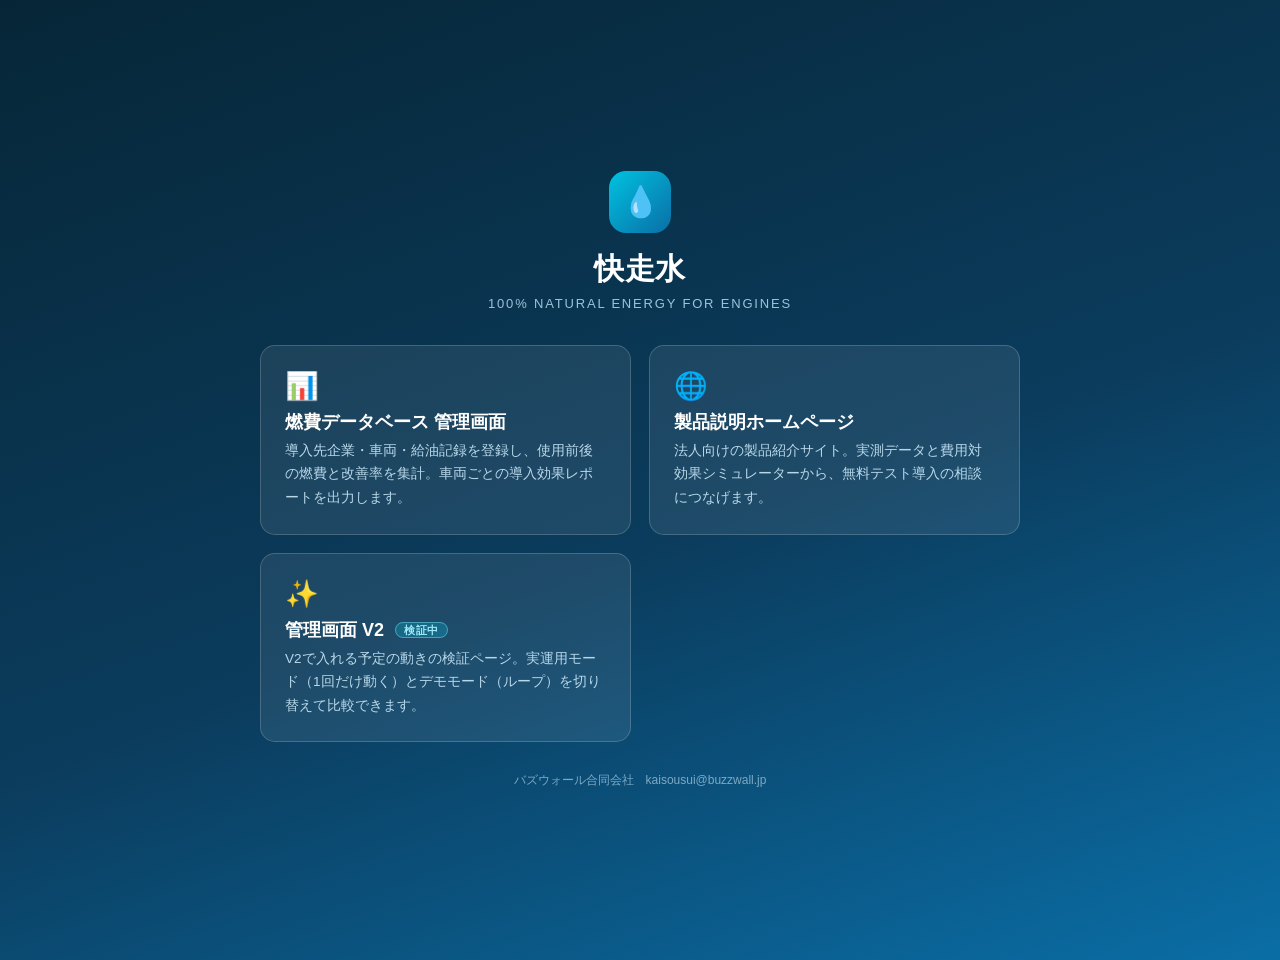
<file: index.html>
<!DOCTYPE html>
<html lang="ja">
<head>
<meta charset="utf-8">
<meta name="viewport" content="width=device-width, initial-scale=1">
<meta name="robots" content="noindex, nofollow">
<title>快走水 事業ダッシュボード</title>
<style>
  body {
    margin: 0; min-height: 100vh; display: grid; place-items: center; padding: 30px;
    font-family: -apple-system, BlinkMacSystemFont, "Hiragino Sans", "Noto Sans JP", sans-serif;
    background: linear-gradient(160deg, #062637, #0b3c5d 55%, #0a6ea6);
    color: #fff;
  }
  .box { width: min(760px, 100%); text-align: center; }
  .mark {
    width: 62px; height: 62px; margin: 0 auto 16px; border-radius: 17px;
    background: linear-gradient(135deg, #00c2e0, #0a6ea6); display: grid; place-items: center; font-size: 30px;
  }
  h1 { font-size: 30px; margin: 0 0 6px; letter-spacing: .02em; }
  .sub { color: #9dc3da; font-size: 13px; letter-spacing: .14em; margin-bottom: 34px; }
  .links { display: grid; grid-template-columns: repeat(auto-fit, minmax(250px, 1fr)); gap: 18px; }
  a.tile {
    display: block; text-decoration: none; color: #fff; text-align: left;
    background: rgba(255,255,255,.08); border: 1px solid rgba(255,255,255,.18);
    border-radius: 15px; padding: 24px; transition: transform .12s ease, background .12s ease;
  }
  a.tile:hover { transform: translateY(-2px); background: rgba(255,255,255,.14); }
  a.tile .ico { font-size: 27px; }
  a.tile b { display: block; font-size: 18px; margin: 8px 0 5px; }
  a.tile .tag {
    font-size: 10.5px; font-weight: 700; letter-spacing: .06em; vertical-align: 2px;
    background: rgba(0,194,224,.25); border: 1px solid rgba(127,230,247,.45);
    color: #9fe8f7; border-radius: 999px; padding: 1px 8px; margin-left: 6px;
  }
  a.tile span { font-size: 13.5px; color: #b8d8ea; line-height: 1.75; }
  .foot { margin-top: 30px; font-size: 12px; color: #7ea9c4; }
</style>
</head>
<body>
<div class="box">
  <div class="mark">💧</div>
  <h1>快走水</h1>
  <div class="sub">100% NATURAL ENERGY FOR ENGINES</div>

  <div class="links">
    <a class="tile" href="admin/index.html">
      <div class="ico">📊</div>
      <b>燃費データベース 管理画面</b>
      <span>導入先企業・車両・給油記録を登録し、使用前後の燃費と改善率を集計。車両ごとの導入効果レポートを出力します。</span>
    </a>
    <a class="tile" href="site/index.html">
      <div class="ico">🌐</div>
      <b>製品説明ホームページ</b>
      <span>法人向けの製品紹介サイト。実測データと費用対効果シミュレーターから、無料テスト導入の相談につなげます。</span>
    </a>
    <a class="tile" href="v2/index.html">
      <div class="ico">✨</div>
      <b>管理画面 V2 <span class="tag">検証中</span></b>
      <span>V2で入れる予定の動きの検証ページ。実運用モード（1回だけ動く）とデモモード（ループ）を切り替えて比較できます。</span>
    </a>
  </div>

  <div class="foot">バズウォール合同会社　kaisousui@buzzwall.jp</div>
</div>
</body>
</html>
</file>
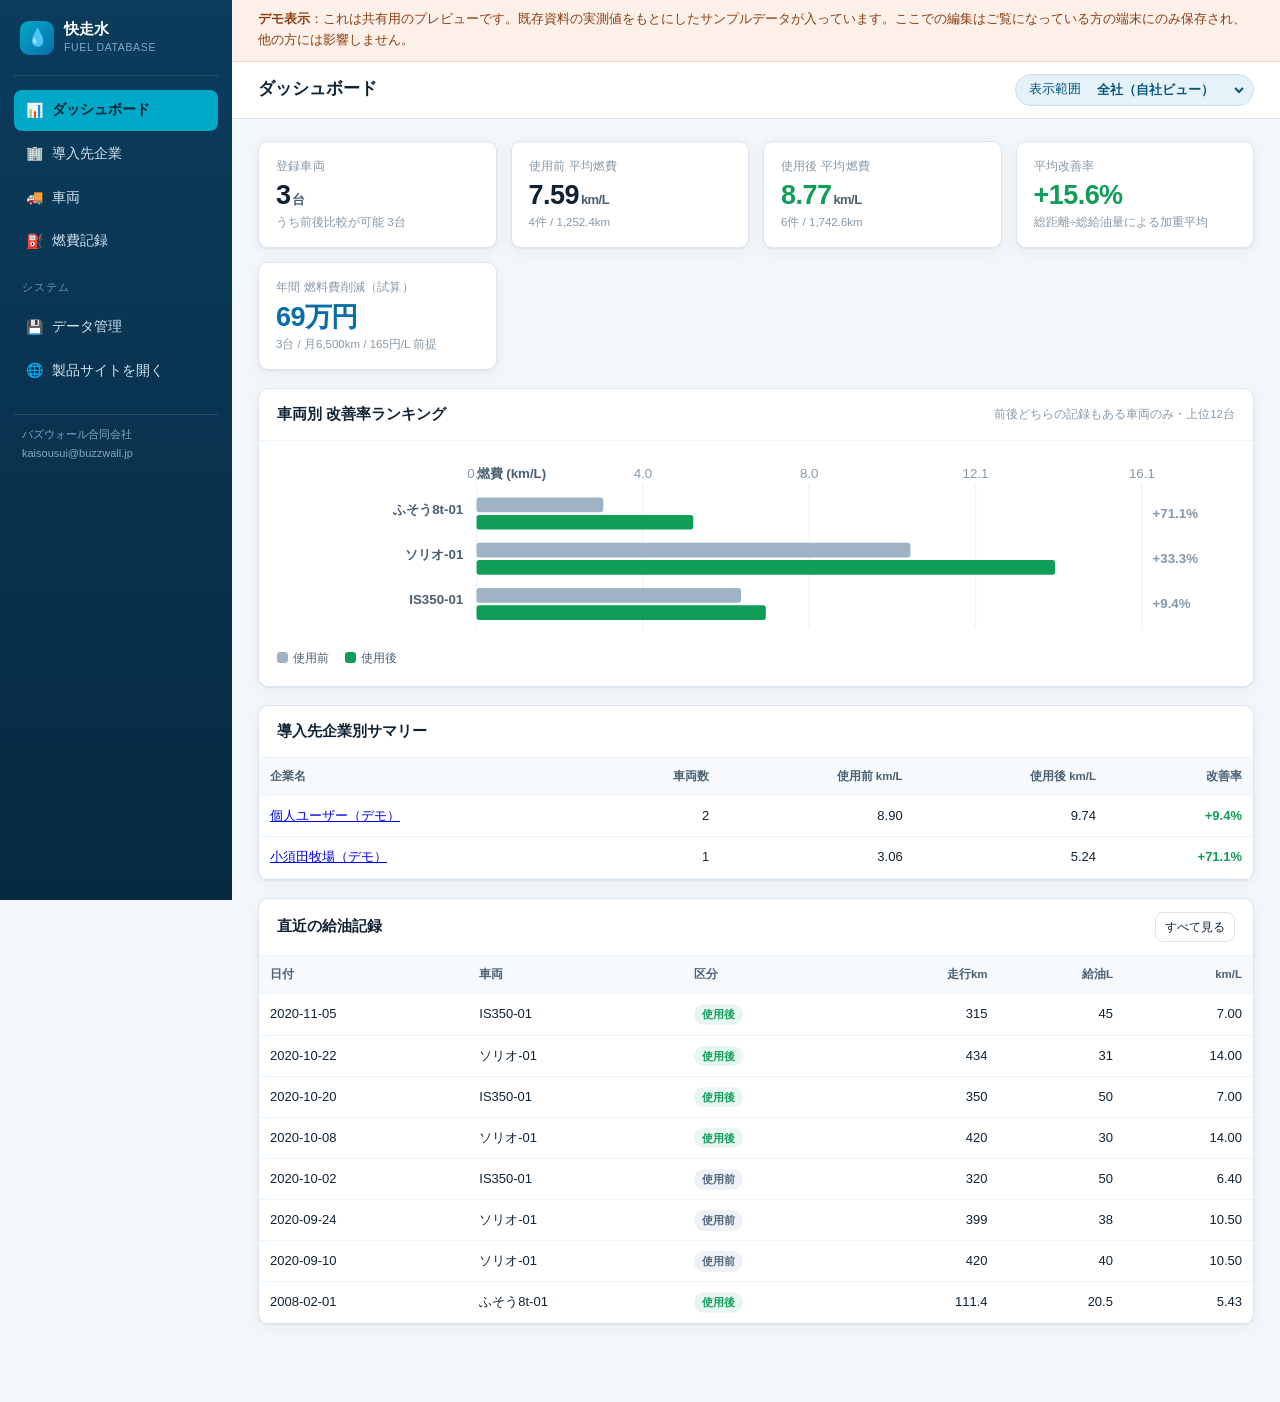
<file: admin/index.html>
<!DOCTYPE html>
<html lang="ja">
<head>
<meta charset="utf-8">
<meta name="viewport" content="width=device-width, initial-scale=1">
<meta name="robots" content="noindex, nofollow">
<title>快走水 燃費データベース | 管理画面</title>
<link rel="stylesheet" href="app.css">
</head>
<body>

<div class="layout">
  <aside class="sidebar">
    <div class="brand">
      <div class="brand-mark">💧</div>
      <div>
        <div class="brand-name">快走水</div>
        <div class="brand-sub">FUEL DATABASE</div>
      </div>
    </div>

    <nav class="nav">
      <a href="#/dashboard"><span class="nav-ico">📊</span>ダッシュボード</a>
      <a href="#/companies"><span class="nav-ico">🏢</span>導入先企業</a>
      <a href="#/vehicles"><span class="nav-ico">🚚</span>車両</a>
      <a href="#/records"><span class="nav-ico">⛽</span>燃費記録</a>
      <div class="nav-sep">システム</div>
      <a href="#/data"><span class="nav-ico">💾</span>データ管理</a>
      <a href="../site/index.html"><span class="nav-ico">🌐</span>製品サイトを開く</a>
    </nav>

    <div class="sidebar-foot">
      バズウォール合同会社<br>
      kaisousui@buzzwall.jp
    </div>
  </aside>

  <div class="main">
    <header class="topbar">
      <h1 id="page-title">ダッシュボード</h1>
      <span class="spacer"></span>
      <div class="scope">
        <span>表示範囲</span>
        <select id="scope-select" aria-label="表示する導入先企業"></select>
      </div>
    </header>

    <main class="content" id="view"></main>
  </div>
</div>

<dialog class="modal" id="modal">
  <form id="modal-form" method="dialog">
    <div class="modal-head" id="modal-title"></div>
    <div class="modal-body" id="modal-body"></div>
    <div class="modal-foot">
      <button type="button" class="btn" id="modal-cancel">キャンセル</button>
      <button type="submit" class="btn btn-primary">保存する</button>
    </div>
  </form>
</dialog>

<script>window.KAISOUSUI_DEMO = true;</script>
<script src="store.js"></script>
<script src="calc.js"></script>
<script src="app.js"></script>
</body>
</html>
</file>
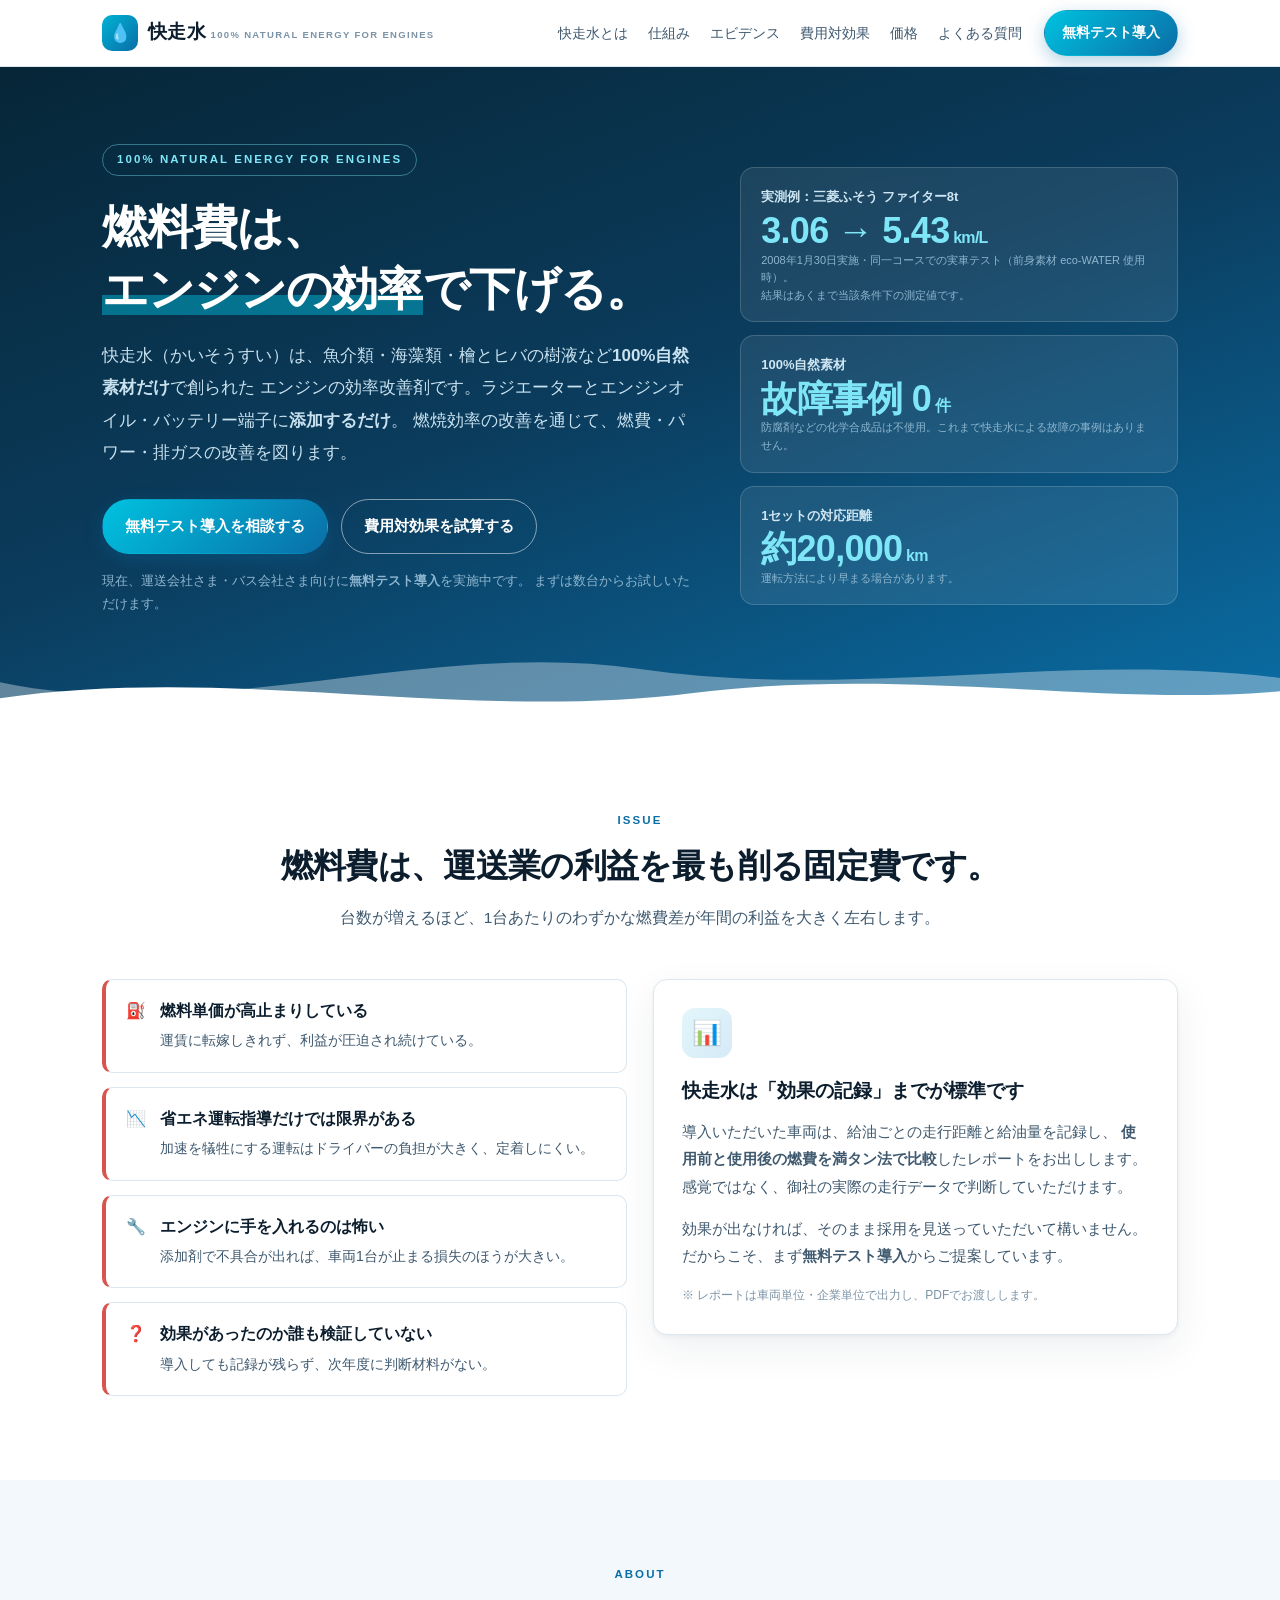
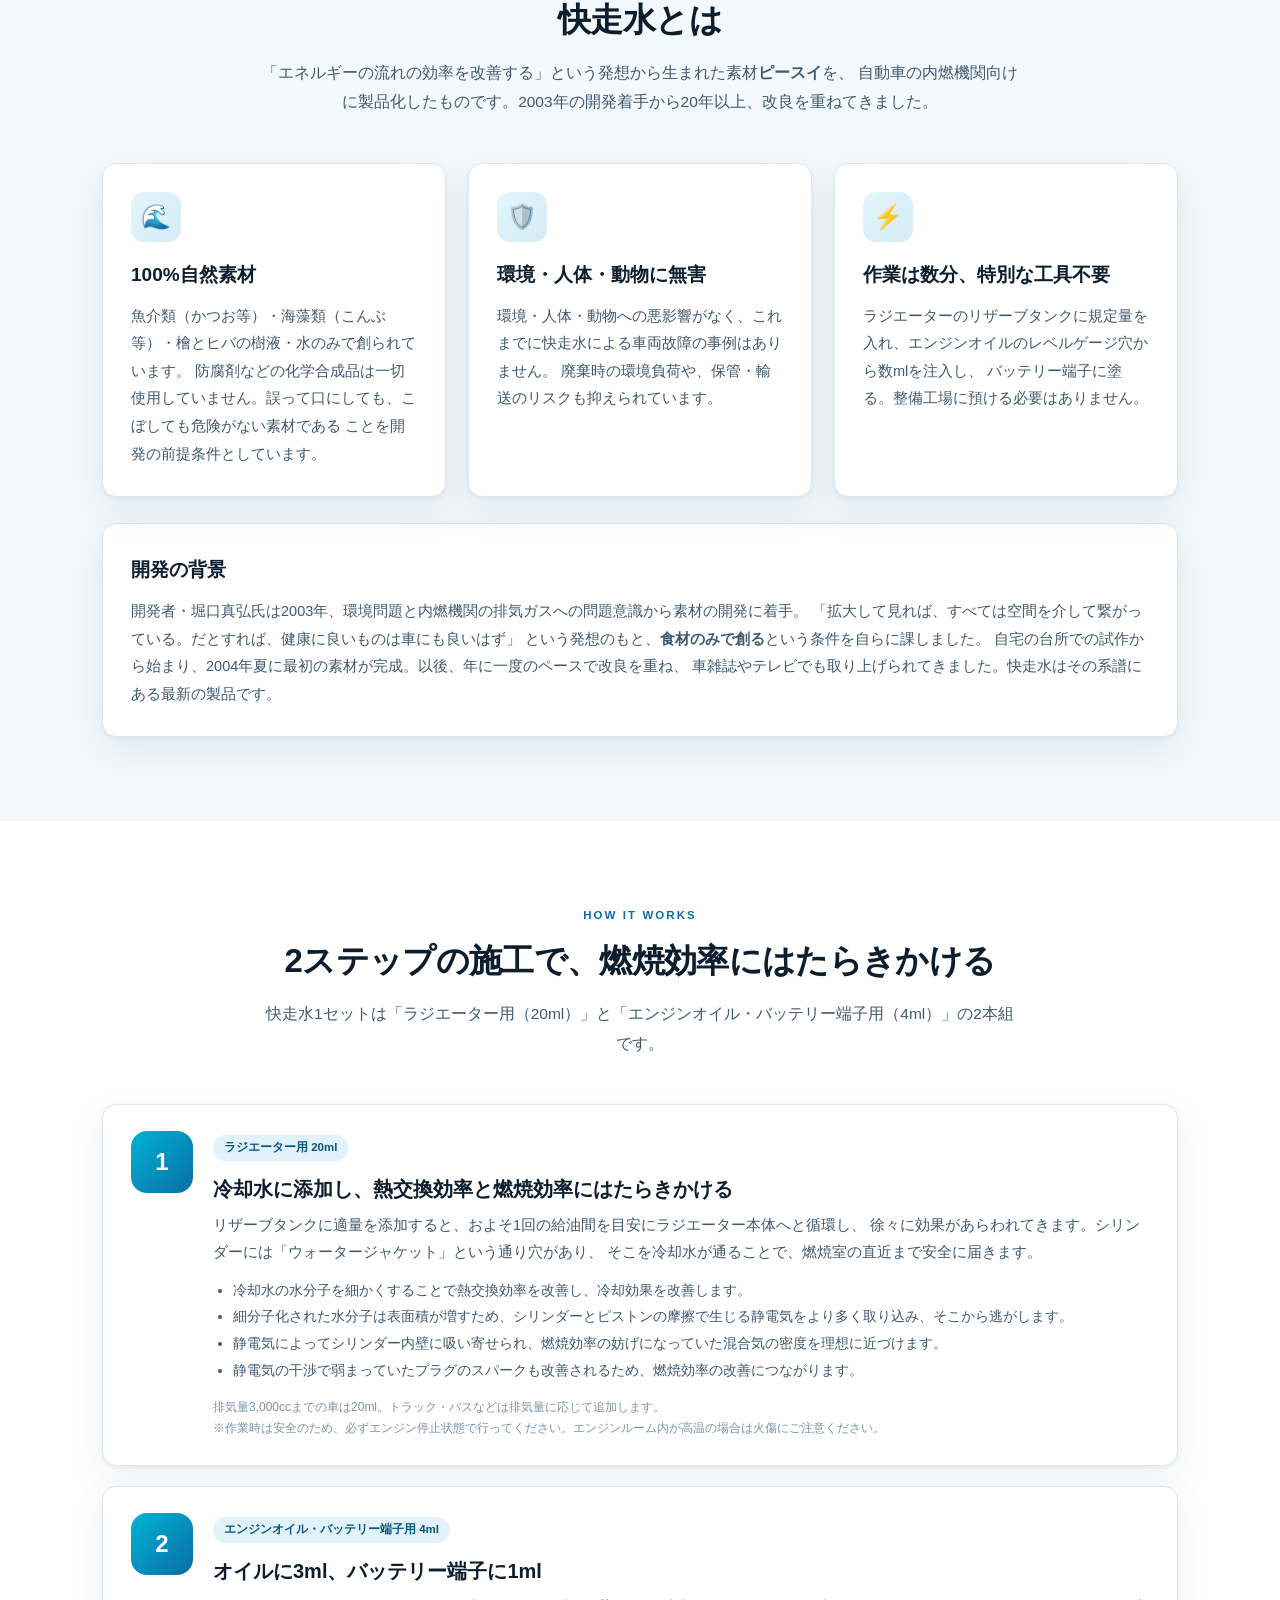
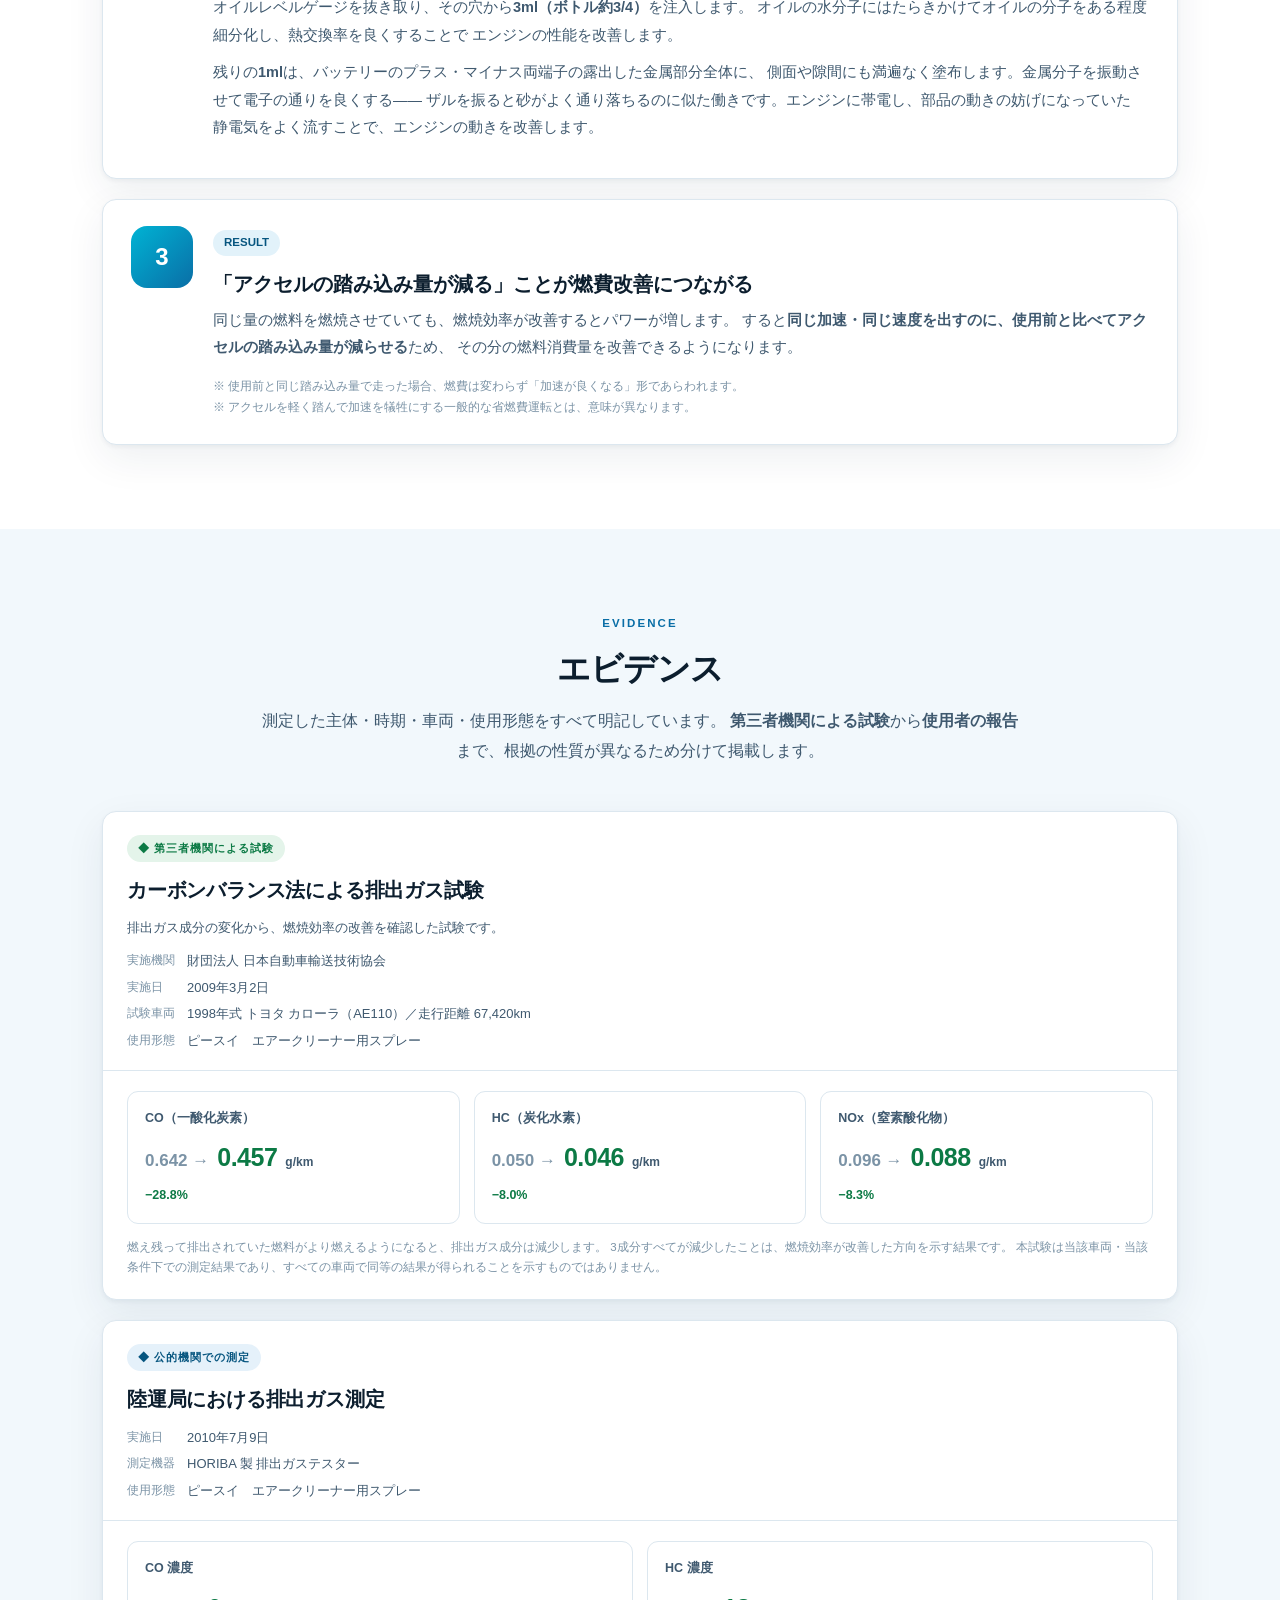
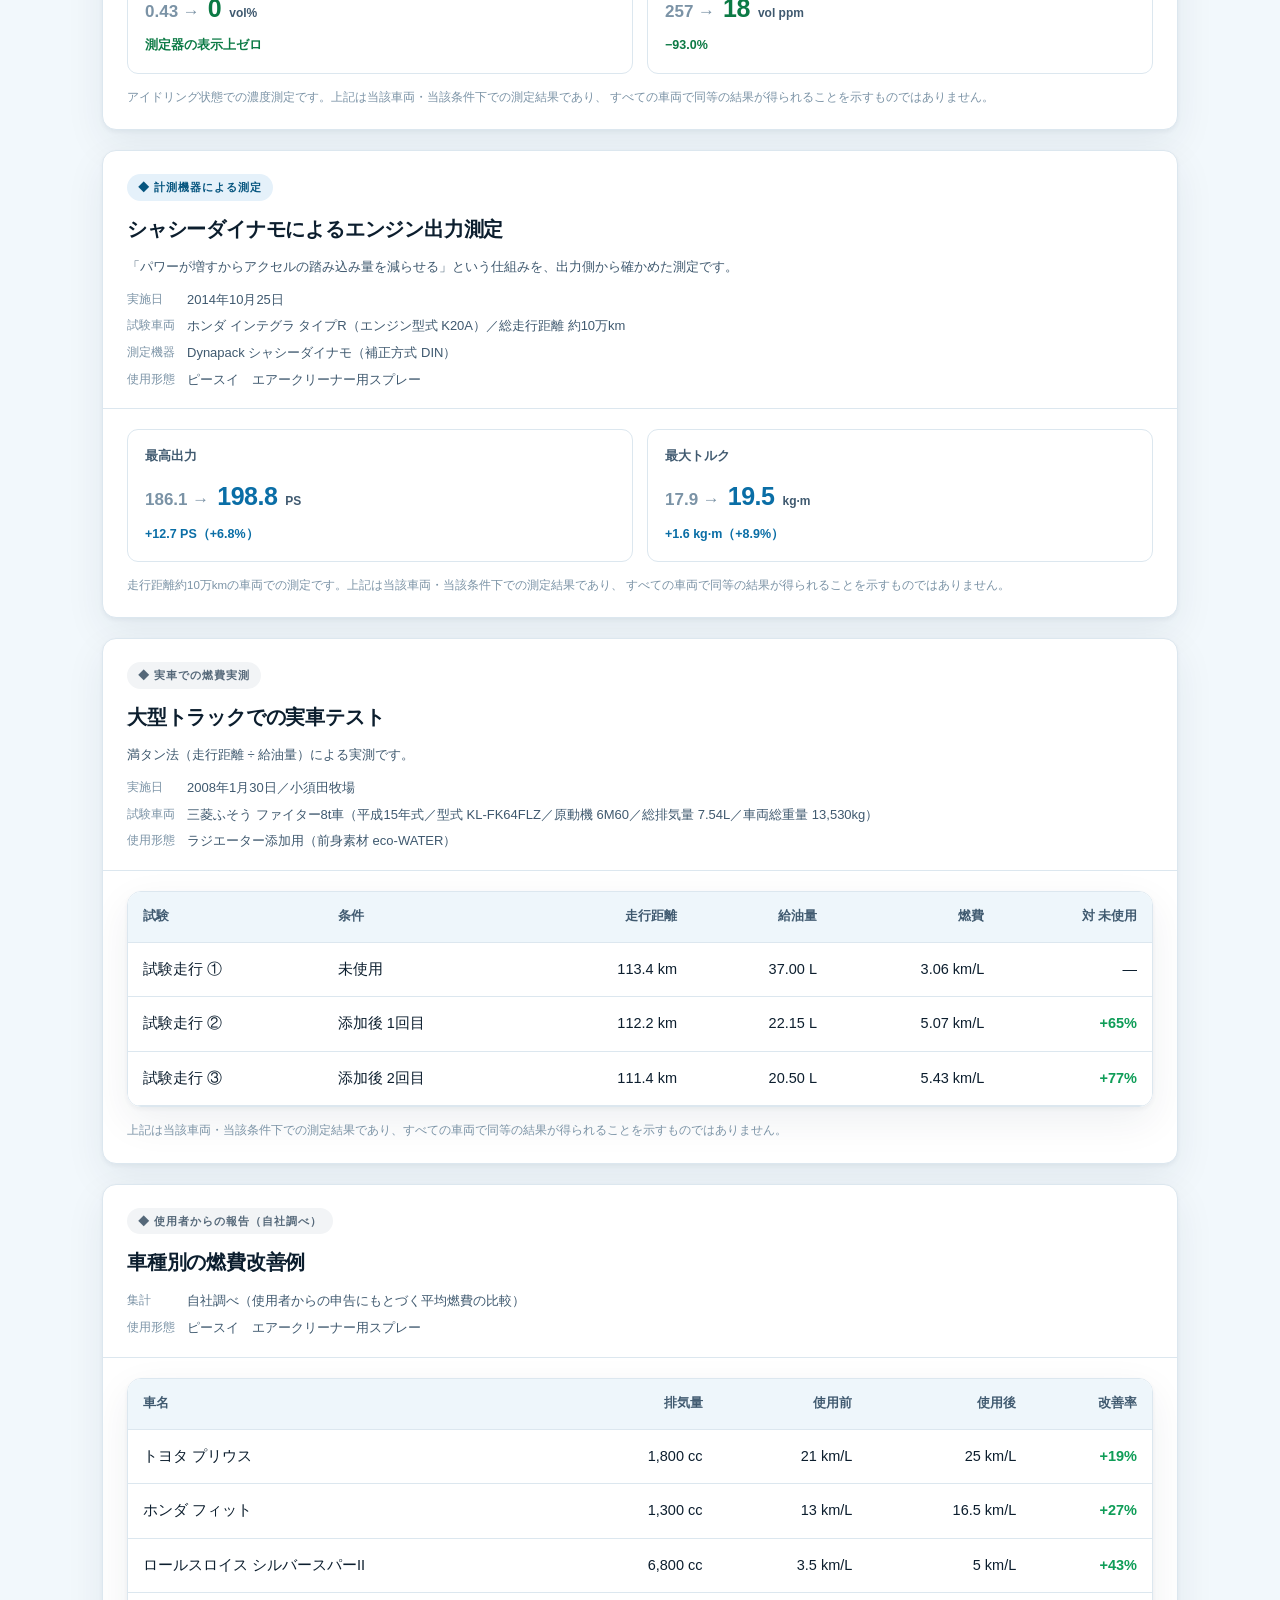
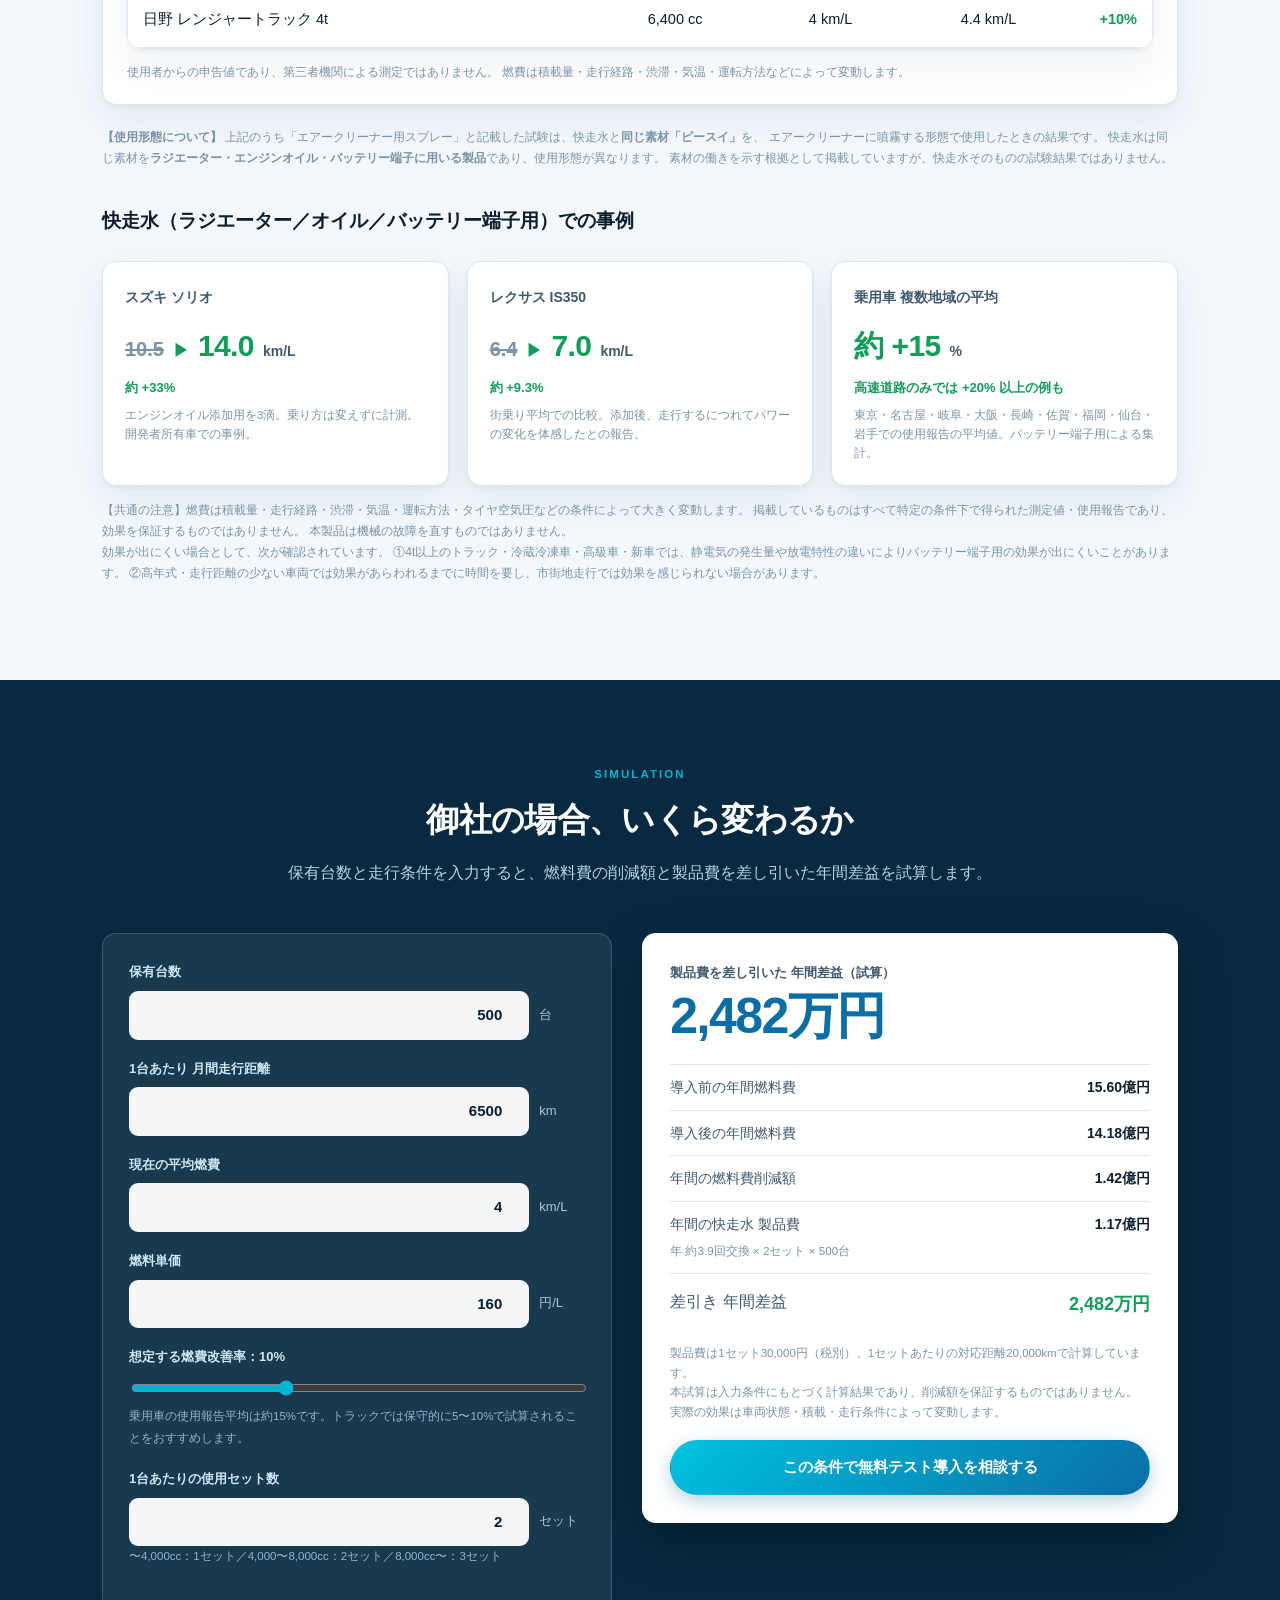
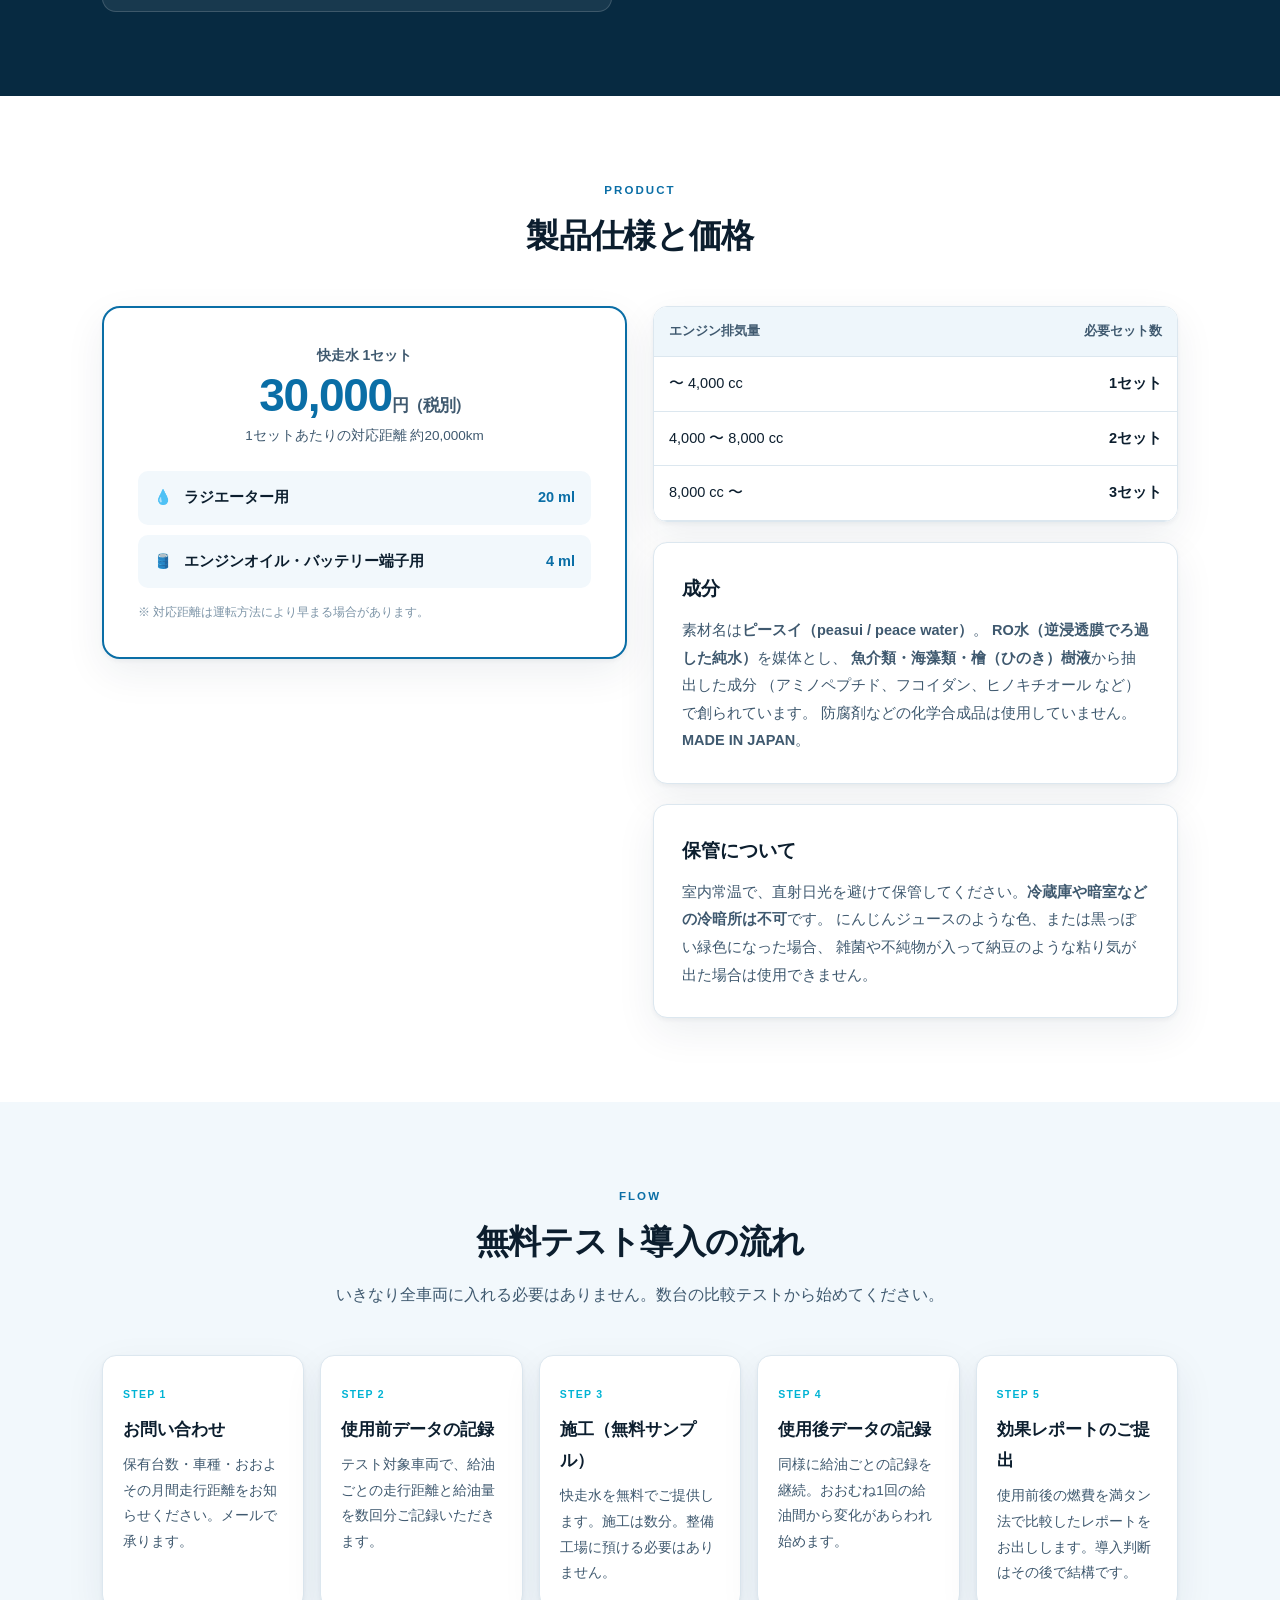
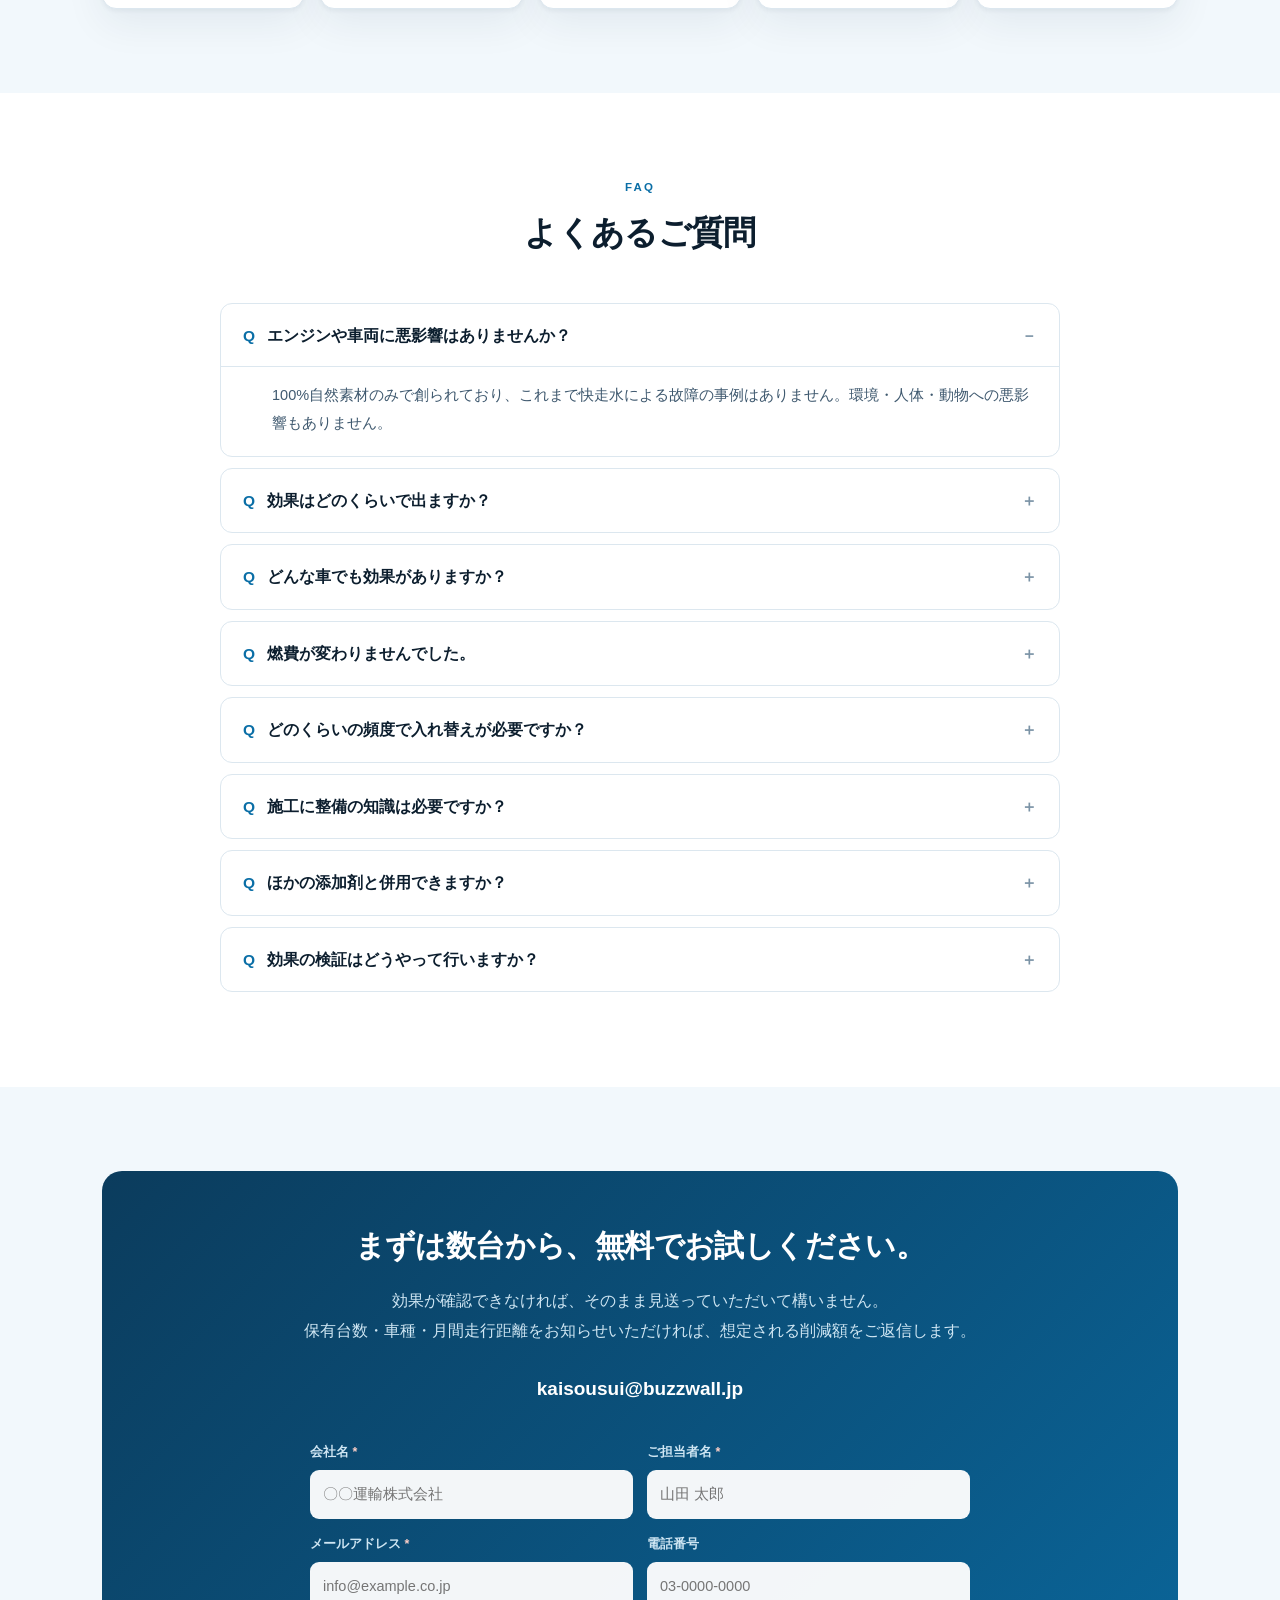
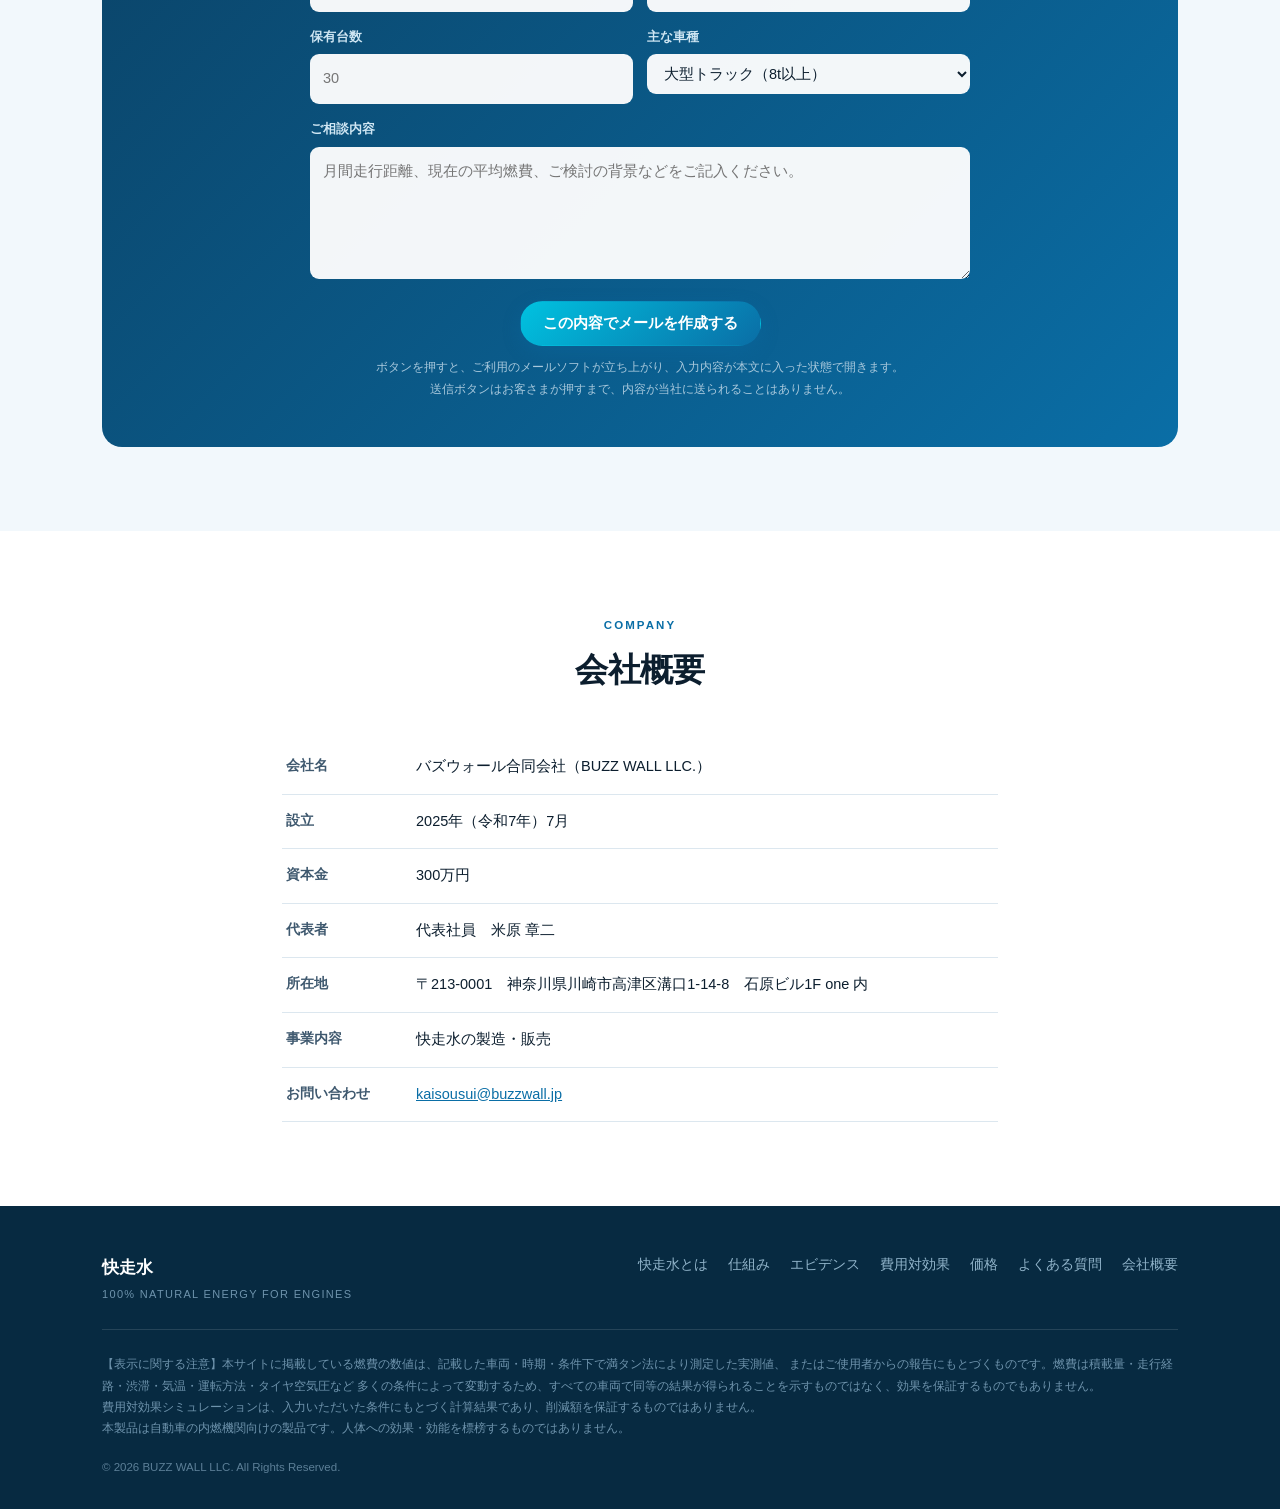
<file: site/index.html>
<!DOCTYPE html>
<html lang="ja">
<head>
<meta charset="utf-8">
<meta name="viewport" content="width=device-width, initial-scale=1">
<meta name="robots" content="noindex, nofollow">
<title>快走水（かいそうすい）| 100%自然素材のエンジン効率改善剤 ─ 運送会社の燃料費を下げる</title>
<meta name="description" content="快走水は魚介・海藻・檜/ヒバ樹液など100%自然素材だけで創られたエンジンの効率改善剤です。ラジエーターとエンジンオイル・バッテリー端子に添加するだけで、燃焼効率を改善し燃費・パワー・排ガスの改善を図ります。運送会社さま向けに無料テスト導入を実施中。">
<meta property="og:title" content="快走水 | 100%自然素材のエンジン効率改善剤">
<meta property="og:description" content="添加するだけ。100%自然素材でエンジンの燃焼効率を改善し、燃料費の削減を目指します。無料テスト導入実施中。">
<meta property="og:type" content="website">
<link rel="stylesheet" href="style.css">
</head>
<body>

<!-- ============================ ヘッダー ============================ -->
<header class="site-header">
  <div class="wrap header-inner">
    <a class="logo" href="#top">
      <span class="logo-mark">💧</span>
      <span>
        <span class="logo-text">快走水</span>
        <span class="logo-sub">100% NATURAL ENERGY FOR ENGINES</span>
      </span>
    </a>
    <nav class="header-nav">
      <a href="#about">快走水とは</a>
      <a href="#how">仕組み</a>
      <a href="#data">エビデンス</a>
      <a href="#simulator">費用対効果</a>
      <a href="#price">価格</a>
      <a href="#faq">よくある質問</a>
    </nav>
    <a class="btn btn-cta btn-sm" href="#contact">無料テスト導入</a>
  </div>
</header>

<!-- ============================ ヒーロー ============================ -->
<section class="hero" id="top" style="padding-bottom:0">
  <div class="wrap hero-inner">
    <div>
      <span class="hero-eyebrow">100% NATURAL ENERGY FOR ENGINES</span>
      <h1>燃料費は、<br><span class="hl">エンジンの効率</span>で下げる。</h1>
      <p class="lead">
        快走水（かいそうすい）は、魚介類・海藻類・檜とヒバの樹液など<strong>100%自然素材だけ</strong>で創られた
        エンジンの効率改善剤です。ラジエーターとエンジンオイル・バッテリー端子に<strong>添加するだけ</strong>。
        燃焼効率の改善を通じて、燃費・パワー・排ガスの改善を図ります。
      </p>
      <div class="hero-actions">
        <a class="btn btn-cta" href="#contact">無料テスト導入を相談する</a>
        <a class="btn btn-ghost" href="#simulator">費用対効果を試算する</a>
      </div>
      <p class="hero-note">
        現在、運送会社さま・バス会社さま向けに<strong>無料テスト導入</strong>を実施中です。
        まずは数台からお試しいただけます。
      </p>
    </div>

    <div class="hero-stats">
      <div class="hstat">
        <div class="hstat-label">実測例：三菱ふそう ファイター8t</div>
        <div class="hstat-num">3.06 → 5.43<small> km/L</small></div>
        <div class="hstat-sub">2008年1月30日実施・同一コースでの実車テスト（前身素材 eco-WATER 使用時）。<br>結果はあくまで当該条件下の測定値です。</div>
      </div>
      <div class="hstat">
        <div class="hstat-label">100%自然素材</div>
        <div class="hstat-num">故障事例 0<small> 件</small></div>
        <div class="hstat-sub">防腐剤などの化学合成品は不使用。これまで快走水による故障の事例はありません。</div>
      </div>
      <div class="hstat">
        <div class="hstat-label">1セットの対応距離</div>
        <div class="hstat-num">約20,000<small> km</small></div>
        <div class="hstat-sub">運転方法により早まる場合があります。</div>
      </div>
    </div>
  </div>

  <svg class="hero-waves" viewBox="0 0 1440 110" preserveAspectRatio="none" aria-hidden="true">
    <path d="M0,60 C240,110 480,10 720,45 C960,80 1200,25 1440,55 L1440,110 L0,110 Z" fill="rgba(255,255,255,.35)"/>
    <path d="M0,78 C260,40 520,105 780,72 C1020,42 1240,88 1440,70 L1440,110 L0,110 Z" fill="#ffffff"/>
  </svg>
</section>

<!-- ============================ 課題 ============================ -->
<section id="problem">
  <div class="wrap">
    <div class="sec-head">
      <span class="sec-eyebrow">ISSUE</span>
      <h2>燃料費は、運送業の利益を最も削る固定費です。</h2>
      <p>台数が増えるほど、1台あたりのわずかな燃費差が年間の利益を大きく左右します。</p>
    </div>

    <div class="grid-2" style="align-items:start">
      <div class="pain-list">
        <div class="pain"><div>⛽</div><div><b>燃料単価が高止まりしている</b><span>運賃に転嫁しきれず、利益が圧迫され続けている。</span></div></div>
        <div class="pain"><div>📉</div><div><b>省エネ運転指導だけでは限界がある</b><span>加速を犠牲にする運転はドライバーの負担が大きく、定着しにくい。</span></div></div>
        <div class="pain"><div>🔧</div><div><b>エンジンに手を入れるのは怖い</b><span>添加剤で不具合が出れば、車両1台が止まる損失のほうが大きい。</span></div></div>
        <div class="pain"><div>❓</div><div><b>効果があったのか誰も検証していない</b><span>導入しても記録が残らず、次年度に判断材料がない。</span></div></div>
      </div>

      <div class="card">
        <div class="card-ico">📊</div>
        <h3>快走水は「効果の記録」までが標準です</h3>
        <p>
          導入いただいた車両は、給油ごとの走行距離と給油量を記録し、
          <strong>使用前と使用後の燃費を満タン法で比較</strong>したレポートをお出しします。
          感覚ではなく、御社の実際の走行データで判断していただけます。
        </p>
        <p style="margin-top:14px">
          効果が出なければ、そのまま採用を見送っていただいて構いません。
          だからこそ、まず<strong>無料テスト導入</strong>からご提案しています。
        </p>
        <div class="note-inline">
          ※ レポートは車両単位・企業単位で出力し、PDFでお渡しします。
        </div>
      </div>
    </div>
  </div>
</section>

<!-- ============================ 快走水とは ============================ -->
<section class="soft" id="about">
  <div class="wrap">
    <div class="sec-head">
      <span class="sec-eyebrow">ABOUT</span>
      <h2>快走水とは</h2>
      <p>
        「エネルギーの流れの効率を改善する」という発想から生まれた素材<strong>ピースイ</strong>を、
        自動車の内燃機関向けに製品化したものです。2003年の開発着手から20年以上、改良を重ねてきました。
      </p>
    </div>

    <div class="grid-3">
      <div class="card">
        <div class="card-ico">🌊</div>
        <h3>100%自然素材</h3>
        <p>
          魚介類（かつお等）・海藻類（こんぶ等）・檜とヒバの樹液・水のみで創られています。
          防腐剤などの化学合成品は一切使用していません。誤って口にしても、こぼしても危険がない素材である
          ことを開発の前提条件としています。
        </p>
      </div>
      <div class="card">
        <div class="card-ico">🛡️</div>
        <h3>環境・人体・動物に無害</h3>
        <p>
          環境・人体・動物への悪影響がなく、これまでに快走水による車両故障の事例はありません。
          廃棄時の環境負荷や、保管・輸送のリスクも抑えられています。
        </p>
      </div>
      <div class="card">
        <div class="card-ico">⚡</div>
        <h3>作業は数分、特別な工具不要</h3>
        <p>
          ラジエーターのリザーブタンクに規定量を入れ、エンジンオイルのレベルゲージ穴から数mlを注入し、
          バッテリー端子に塗る。整備工場に預ける必要はありません。
        </p>
      </div>
    </div>

    <div class="card" style="margin-top:26px">
      <h3>開発の背景</h3>
      <p>
        開発者・堀口真弘氏は2003年、環境問題と内燃機関の排気ガスへの問題意識から素材の開発に着手。
        「拡大して見れば、すべては空間を介して繋がっている。だとすれば、健康に良いものは車にも良いはず」
        という発想のもと、<strong>食材のみで創る</strong>という条件を自らに課しました。
        自宅の台所での試作から始まり、2004年夏に最初の素材が完成。以後、年に一度のペースで改良を重ね、
        車雑誌やテレビでも取り上げられてきました。快走水はその系譜にある最新の製品です。
      </p>
    </div>
  </div>
</section>

<!-- ============================ 仕組み ============================ -->
<section id="how">
  <div class="wrap">
    <div class="sec-head">
      <span class="sec-eyebrow">HOW IT WORKS</span>
      <h2>2ステップの施工で、燃焼効率にはたらきかける</h2>
      <p>快走水1セットは「ラジエーター用（20ml）」と「エンジンオイル・バッテリー端子用（4ml）」の2本組です。</p>
    </div>

    <div class="steps">
      <div class="step">
        <div class="step-num">1</div>
        <div>
          <span class="step-tag">ラジエーター用 20ml</span>
          <h3>冷却水に添加し、熱交換効率と燃焼効率にはたらきかける</h3>
          <p>
            リザーブタンクに適量を添加すると、およそ1回の給油間を目安にラジエーター本体へと循環し、
            徐々に効果があらわれてきます。シリンダーには「ウォータージャケット」という通り穴があり、
            そこを冷却水が通ることで、燃焼室の直近まで安全に届きます。
          </p>
          <ul>
            <li>冷却水の水分子を細かくすることで熱交換効率を改善し、冷却効果を改善します。</li>
            <li>細分子化された水分子は表面積が増すため、シリンダーとピストンの摩擦で生じる静電気をより多く取り込み、そこから逃がします。</li>
            <li>静電気によってシリンダー内壁に吸い寄せられ、燃焼効率の妨げになっていた混合気の密度を理想に近づけます。</li>
            <li>静電気の干渉で弱まっていたプラグのスパークも改善されるため、燃焼効率の改善につながります。</li>
          </ul>
          <div class="note-inline">
            排気量3,000ccまでの車は20ml。トラック・バスなどは排気量に応じて追加します。<br>
            ※作業時は安全のため、必ずエンジン停止状態で行ってください。エンジンルーム内が高温の場合は火傷にご注意ください。
          </div>
        </div>
      </div>

      <div class="step">
        <div class="step-num">2</div>
        <div>
          <span class="step-tag">エンジンオイル・バッテリー端子用 4ml</span>
          <h3>オイルに3ml、バッテリー端子に1ml</h3>
          <p>
            オイルレベルゲージを抜き取り、その穴から<strong>3ml（ボトル約3/4）</strong>を注入します。
            オイルの水分子にはたらきかけてオイルの分子をある程度細分化し、熱交換率を良くすることで
            エンジンの性能を改善します。
          </p>
          <p>
            残りの<strong>1ml</strong>は、バッテリーのプラス・マイナス両端子の露出した金属部分全体に、
            側面や隙間にも満遍なく塗布します。金属分子を振動させて電子の通りを良くする——
            ザルを振ると砂がよく通り落ちるのに似た働きです。エンジンに帯電し、部品の動きの妨げになっていた
            静電気をよく流すことで、エンジンの動きを改善します。
          </p>
        </div>
      </div>

      <div class="step">
        <div class="step-num">3</div>
        <div>
          <span class="step-tag">RESULT</span>
          <h3>「アクセルの踏み込み量が減る」ことが燃費改善につながる</h3>
          <p>
            同じ量の燃料を燃焼させていても、燃焼効率が改善するとパワーが増します。
            すると<strong>同じ加速・同じ速度を出すのに、使用前と比べてアクセルの踏み込み量が減らせる</strong>ため、
            その分の燃料消費量を改善できるようになります。
          </p>
          <div class="note-inline">
            ※ 使用前と同じ踏み込み量で走った場合、燃費は変わらず「加速が良くなる」形であらわれます。<br>
            ※ アクセルを軽く踏んで加速を犠牲にする一般的な省燃費運転とは、意味が異なります。
          </div>
        </div>
      </div>
    </div>
  </div>
</section>

<!-- ============================ 実測データ ============================ -->
<section class="soft" id="data">
  <div class="wrap">
    <div class="sec-head">
      <span class="sec-eyebrow">EVIDENCE</span>
      <h2>エビデンス</h2>
      <p>
        測定した主体・時期・車両・使用形態をすべて明記しています。
        <strong>第三者機関による試験</strong>から<strong>使用者の報告</strong>まで、根拠の性質が異なるため分けて掲載します。
      </p>
    </div>

    <div class="evidence">

      <!-- 1. 第三者機関 -->
      <div class="ev">
        <div class="ev-head">
          <span class="ev-tier t1">◆ 第三者機関による試験</span>
          <h3>カーボンバランス法による排出ガス試験</h3>
          <div class="ev-meta">
            排出ガス成分の変化から、燃焼効率の改善を確認した試験です。
            <dl>
              <dt>実施機関</dt><dd>財団法人 日本自動車輸送技術協会</dd>
              <dt>実施日</dt><dd>2009年3月2日</dd>
              <dt>試験車両</dt><dd>1998年式 トヨタ カローラ（AE110）／走行距離 67,420km</dd>
              <dt>使用形態</dt><dd>ピースイ　エアークリーナー用スプレー</dd>
            </dl>
          </div>
        </div>
        <div class="ev-body">
          <div class="metrics">
            <div class="metric down">
              <div class="metric-name">CO（一酸化炭素）</div>
              <div class="metric-flow"><span class="metric-from">0.642 →</span><span class="metric-to">0.457</span><span class="metric-unit">g/km</span></div>
              <div class="metric-delta">−28.8%</div>
            </div>
            <div class="metric down">
              <div class="metric-name">HC（炭化水素）</div>
              <div class="metric-flow"><span class="metric-from">0.050 →</span><span class="metric-to">0.046</span><span class="metric-unit">g/km</span></div>
              <div class="metric-delta">−8.0%</div>
            </div>
            <div class="metric down">
              <div class="metric-name">NOx（窒素酸化物）</div>
              <div class="metric-flow"><span class="metric-from">0.096 →</span><span class="metric-to">0.088</span><span class="metric-unit">g/km</span></div>
              <div class="metric-delta">−8.3%</div>
            </div>
          </div>
          <p class="ev-note">
            燃え残って排出されていた燃料がより燃えるようになると、排出ガス成分は減少します。
            3成分すべてが減少したことは、燃焼効率が改善した方向を示す結果です。
            本試験は当該車両・当該条件下での測定結果であり、すべての車両で同等の結果が得られることを示すものではありません。
          </p>
        </div>
      </div>

      <!-- 2. 陸運局での測定 -->
      <div class="ev">
        <div class="ev-head">
          <span class="ev-tier t2">◆ 公的機関での測定</span>
          <h3>陸運局における排出ガス測定</h3>
          <div class="ev-meta">
            <dl>
              <dt>実施日</dt><dd>2010年7月9日</dd>
              <dt>測定機器</dt><dd>HORIBA 製 排出ガステスター</dd>
              <dt>使用形態</dt><dd>ピースイ　エアークリーナー用スプレー</dd>
            </dl>
          </div>
        </div>
        <div class="ev-body">
          <div class="metrics">
            <div class="metric down">
              <div class="metric-name">CO 濃度</div>
              <div class="metric-flow"><span class="metric-from">0.43 →</span><span class="metric-to">0</span><span class="metric-unit">vol%</span></div>
              <div class="metric-delta">測定器の表示上ゼロ</div>
            </div>
            <div class="metric down">
              <div class="metric-name">HC 濃度</div>
              <div class="metric-flow"><span class="metric-from">257 →</span><span class="metric-to">18</span><span class="metric-unit">vol ppm</span></div>
              <div class="metric-delta">−93.0%</div>
            </div>
          </div>
          <p class="ev-note">
            アイドリング状態での濃度測定です。上記は当該車両・当該条件下での測定結果であり、
            すべての車両で同等の結果が得られることを示すものではありません。
          </p>
        </div>
      </div>

      <!-- 3. シャシーダイナモ -->
      <div class="ev">
        <div class="ev-head">
          <span class="ev-tier t2">◆ 計測機器による測定</span>
          <h3>シャシーダイナモによるエンジン出力測定</h3>
          <div class="ev-meta">
            「パワーが増すからアクセルの踏み込み量を減らせる」という仕組みを、出力側から確かめた測定です。
            <dl>
              <dt>実施日</dt><dd>2014年10月25日</dd>
              <dt>試験車両</dt><dd>ホンダ インテグラ タイプR（エンジン型式 K20A）／総走行距離 約10万km</dd>
              <dt>測定機器</dt><dd>Dynapack シャシーダイナモ（補正方式 DIN）</dd>
              <dt>使用形態</dt><dd>ピースイ　エアークリーナー用スプレー</dd>
            </dl>
          </div>
        </div>
        <div class="ev-body">
          <div class="metrics">
            <div class="metric up">
              <div class="metric-name">最高出力</div>
              <div class="metric-flow"><span class="metric-from">186.1 →</span><span class="metric-to">198.8</span><span class="metric-unit">PS</span></div>
              <div class="metric-delta">+12.7 PS（+6.8%）</div>
            </div>
            <div class="metric up">
              <div class="metric-name">最大トルク</div>
              <div class="metric-flow"><span class="metric-from">17.9 →</span><span class="metric-to">19.5</span><span class="metric-unit">kg·m</span></div>
              <div class="metric-delta">+1.6 kg·m（+8.9%）</div>
            </div>
          </div>
          <p class="ev-note">
            走行距離約10万kmの車両での測定です。上記は当該車両・当該条件下での測定結果であり、
            すべての車両で同等の結果が得られることを示すものではありません。
          </p>
        </div>
      </div>

      <!-- 4. 大型トラック実車テスト -->
      <div class="ev">
        <div class="ev-head">
          <span class="ev-tier t3">◆ 実車での燃費実測</span>
          <h3>大型トラックでの実車テスト</h3>
          <div class="ev-meta">
            満タン法（走行距離 ÷ 給油量）による実測です。
            <dl>
              <dt>実施日</dt><dd>2008年1月30日／小須田牧場</dd>
              <dt>試験車両</dt><dd>三菱ふそう ファイター8t車（平成15年式／型式 KL-FK64FLZ／原動機 6M60／総排気量 7.54L／車両総重量 13,530kg）</dd>
              <dt>使用形態</dt><dd>ラジエーター添加用（前身素材 eco-WATER）</dd>
            </dl>
          </div>
        </div>
        <div class="ev-body">
          <div class="table-wrap">
            <table class="data-table">
              <thead>
                <tr>
                  <th>試験</th><th>条件</th>
                  <th class="num">走行距離</th><th class="num">給油量</th><th class="num">燃費</th><th class="num">対 未使用</th>
                </tr>
              </thead>
              <tbody>
                <tr><td>試験走行 ①</td><td>未使用</td><td class="num">113.4 km</td><td class="num">37.00 L</td><td class="num">3.06 km/L</td><td class="num">—</td></tr>
                <tr><td>試験走行 ②</td><td>添加後 1回目</td><td class="num">112.2 km</td><td class="num">22.15 L</td><td class="num">5.07 km/L</td><td class="num up">+65%</td></tr>
                <tr><td>試験走行 ③</td><td>添加後 2回目</td><td class="num">111.4 km</td><td class="num">20.50 L</td><td class="num">5.43 km/L</td><td class="num up">+77%</td></tr>
              </tbody>
            </table>
          </div>
          <p class="ev-note">
            上記は当該車両・当該条件下での測定結果であり、すべての車両で同等の結果が得られることを示すものではありません。
          </p>
        </div>
      </div>

      <!-- 5. 自社調べの燃費改善例 -->
      <div class="ev">
        <div class="ev-head">
          <span class="ev-tier t3">◆ 使用者からの報告（自社調べ）</span>
          <h3>車種別の燃費改善例</h3>
          <div class="ev-meta">
            <dl>
              <dt>集計</dt><dd>自社調べ（使用者からの申告にもとづく平均燃費の比較）</dd>
              <dt>使用形態</dt><dd>ピースイ　エアークリーナー用スプレー</dd>
            </dl>
          </div>
        </div>
        <div class="ev-body">
          <div class="table-wrap">
            <table class="data-table">
              <thead>
                <tr><th>車名</th><th class="num">排気量</th><th class="num">使用前</th><th class="num">使用後</th><th class="num">改善率</th></tr>
              </thead>
              <tbody>
                <tr><td>トヨタ プリウス</td><td class="num">1,800 cc</td><td class="num">21 km/L</td><td class="num">25 km/L</td><td class="num up">+19%</td></tr>
                <tr><td>ホンダ フィット</td><td class="num">1,300 cc</td><td class="num">13 km/L</td><td class="num">16.5 km/L</td><td class="num up">+27%</td></tr>
                <tr><td>ロールスロイス シルバースパーII</td><td class="num">6,800 cc</td><td class="num">3.5 km/L</td><td class="num">5 km/L</td><td class="num up">+43%</td></tr>
                <tr><td>日野 レンジャートラック 4t</td><td class="num">6,400 cc</td><td class="num">4 km/L</td><td class="num">4.4 km/L</td><td class="num up">+10%</td></tr>
              </tbody>
            </table>
          </div>
          <p class="ev-note">
            使用者からの申告値であり、第三者機関による測定ではありません。
            燃費は積載量・走行経路・渋滞・気温・運転方法などによって変動します。
          </p>
        </div>
      </div>
    </div>

    <p class="note-inline" style="margin-top:22px">
      <strong>【使用形態について】</strong>
      上記のうち「エアークリーナー用スプレー」と記載した試験は、快走水と<strong>同じ素材「ピースイ」</strong>を、
      エアークリーナーに噴霧する形態で使用したときの結果です。
      快走水は同じ素材を<strong>ラジエーター・エンジンオイル・バッテリー端子に用いる製品</strong>であり、使用形態が異なります。
      素材の働きを示す根拠として掲載していますが、快走水そのものの試験結果ではありません。
    </p>

    <h3 style="font-size:19px;margin:34px 0 12px">快走水（ラジエーター／オイル／バッテリー端子用）での事例</h3>
    <div class="case-cards">
      <div class="case">
        <div class="case-name">スズキ ソリオ</div>
        <div class="case-flow">
          <span class="case-before">10.5</span><span class="case-arrow">▶</span>
          <span class="case-after">14.0</span><span class="case-unit">km/L</span>
        </div>
        <div class="case-rate">約 +33%</div>
        <div class="case-note">エンジンオイル添加用を3滴。乗り方は変えずに計測。開発者所有車での事例。</div>
      </div>
      <div class="case">
        <div class="case-name">レクサス IS350</div>
        <div class="case-flow">
          <span class="case-before">6.4</span><span class="case-arrow">▶</span>
          <span class="case-after">7.0</span><span class="case-unit">km/L</span>
        </div>
        <div class="case-rate">約 +9.3%</div>
        <div class="case-note">街乗り平均での比較。添加後、走行するにつれてパワーの変化を体感したとの報告。</div>
      </div>
      <div class="case">
        <div class="case-name">乗用車 複数地域の平均</div>
        <div class="case-flow">
          <span class="case-after">約 +15</span><span class="case-unit">%</span>
        </div>
        <div class="case-rate">高速道路のみでは +20% 以上の例も</div>
        <div class="case-note">東京・名古屋・岐阜・大阪・長崎・佐賀・福岡・仙台・岩手での使用報告の平均値。バッテリー端子用による集計。</div>
      </div>
    </div>

    <p class="note-inline">
      【共通の注意】燃費は積載量・走行経路・渋滞・気温・運転方法・タイヤ空気圧などの条件によって大きく変動します。
      掲載しているものはすべて特定の条件下で得られた測定値・使用報告であり、効果を保証するものではありません。
      本製品は機械の故障を直すものではありません。<br>
      効果が出にくい場合として、次が確認されています。
      ①4t以上のトラック・冷蔵冷凍車・高級車・新車では、静電気の発生量や放電特性の違いによりバッテリー端子用の効果が出にくいことがあります。
      ②高年式・走行距離の少ない車両では効果があらわれるまでに時間を要し、市街地走行では効果を感じられない場合があります。
    </p>
  </div>
</section>

<!-- ============================ シミュレーター ============================ -->
<section class="navy" id="simulator">
  <div class="wrap">
    <div class="sec-head">
      <span class="sec-eyebrow">SIMULATION</span>
      <h2>御社の場合、いくら変わるか</h2>
      <p>保有台数と走行条件を入力すると、燃料費の削減額と製品費を差し引いた年間差益を試算します。</p>
    </div>

    <div class="sim">
      <div class="sim-form">
        <div class="sim-field">
          <label for="sim-units">保有台数</label>
          <div class="row"><input type="number" id="sim-units" value="500" min="1" step="1"><span class="unit">台</span></div>
        </div>
        <div class="sim-field">
          <label for="sim-km">1台あたり 月間走行距離</label>
          <div class="row"><input type="number" id="sim-km" value="6500" min="100" step="100"><span class="unit">km</span></div>
        </div>
        <div class="sim-field">
          <label for="sim-kmL">現在の平均燃費</label>
          <div class="row"><input type="number" id="sim-kmL" value="4" min="0.5" step="0.1"><span class="unit">km/L</span></div>
        </div>
        <div class="sim-field">
          <label for="sim-price">燃料単価</label>
          <div class="row"><input type="number" id="sim-price" value="160" min="1" step="1"><span class="unit">円/L</span></div>
        </div>
        <div class="sim-field">
          <label for="sim-rate">想定する燃費改善率：<span id="sim-rate-out">10</span>%</label>
          <input type="range" id="sim-rate" value="10" min="0" max="30" step="1">
          <div class="sim-hint">乗用車の使用報告平均は約15%です。トラックでは保守的に5〜10%で試算されることをおすすめします。</div>
        </div>
        <div class="sim-field">
          <label for="sim-sets">1台あたりの使用セット数</label>
          <div class="row"><input type="number" id="sim-sets" value="2" min="1" step="1"><span class="unit">セット</span></div>
          <div class="sim-hint">〜4,000cc：1セット／4,000〜8,000cc：2セット／8,000cc〜：3セット</div>
        </div>
      </div>

      <div class="sim-result">
        <div class="sim-headline">製品費を差し引いた 年間差益（試算）</div>
        <div class="sim-big" id="sim-net">—</div>

        <div class="sim-rows">
          <div class="sim-row"><span>導入前の年間燃料費</span><b id="sim-before">—</b></div>
          <div class="sim-row"><span>導入後の年間燃料費</span><b id="sim-after">—</b></div>
          <div class="sim-row"><span>年間の燃料費削減額</span><b id="sim-save">—</b></div>
          <div class="sim-row"><span>年間の快走水 製品費<br><small id="sim-changes" style="color:#7b93a6"></small></span><b id="sim-cost">—</b></div>
          <div class="sim-row total"><span>差引き 年間差益</span><b id="sim-net2">—</b></div>
        </div>

        <div class="sim-foot">
          製品費は1セット30,000円（税別）、1セットあたりの対応距離20,000kmで計算しています。<br>
          本試算は入力条件にもとづく計算結果であり、削減額を保証するものではありません。
          実際の効果は車両状態・積載・走行条件によって変動します。
        </div>
        <div style="margin-top:18px">
          <a class="btn btn-cta" href="#contact" style="width:100%">この条件で無料テスト導入を相談する</a>
        </div>
      </div>
    </div>
  </div>
</section>

<!-- ============================ 製品仕様・価格 ============================ -->
<section id="price">
  <div class="wrap">
    <div class="sec-head">
      <span class="sec-eyebrow">PRODUCT</span>
      <h2>製品仕様と価格</h2>
    </div>

    <div class="grid-2" style="align-items:start">
      <div class="price-card">
        <div style="font-size:14px;font-weight:800;color:var(--ink-2)">快走水 1セット</div>
        <div class="price-tag">30,000<small>円（税別）</small></div>
        <div style="font-size:13.5px;color:var(--ink-2)">1セットあたりの対応距離 約20,000km</div>
        <div class="price-set">
          <div class="price-item"><span>💧</span><b>ラジエーター用</b><span class="vol">20 ml</span></div>
          <div class="price-item"><span>🛢️</span><b>エンジンオイル・バッテリー端子用</b><span class="vol">4 ml</span></div>
        </div>
        <div class="note-inline" style="text-align:left">
          ※ 対応距離は運転方法により早まる場合があります。
        </div>
      </div>

      <div>
        <div class="table-wrap">
          <table class="data-table">
            <thead><tr><th>エンジン排気量</th><th class="num">必要セット数</th></tr></thead>
            <tbody>
              <tr><td>〜 4,000 cc</td><td class="num"><strong>1セット</strong></td></tr>
              <tr><td>4,000 〜 8,000 cc</td><td class="num"><strong>2セット</strong></td></tr>
              <tr><td>8,000 cc 〜</td><td class="num"><strong>3セット</strong></td></tr>
            </tbody>
          </table>
        </div>

        <div class="card" style="margin-top:20px">
          <h3>成分</h3>
          <p>
            素材名は<strong>ピースイ（peasui / peace water）</strong>。
            <strong>RO水（逆浸透膜でろ過した純水）</strong>を媒体とし、
            <strong>魚介類・海藻類・檜（ひのき）樹液</strong>から抽出した成分
            （アミノペプチド、フコイダン、ヒノキチオール など）で創られています。
            防腐剤などの化学合成品は使用していません。<strong>MADE IN JAPAN</strong>。
          </p>
        </div>

        <div class="card" style="margin-top:20px">
          <h3>保管について</h3>
          <p>
            室内常温で、直射日光を避けて保管してください。<strong>冷蔵庫や暗室などの冷暗所は不可</strong>です。
            にんじんジュースのような色、または黒っぽい緑色になった場合、
            雑菌や不純物が入って納豆のような粘り気が出た場合は使用できません。
          </p>
        </div>
      </div>
    </div>
  </div>
</section>

<!-- ============================ 導入の流れ ============================ -->
<section class="soft" id="flow">
  <div class="wrap">
    <div class="sec-head">
      <span class="sec-eyebrow">FLOW</span>
      <h2>無料テスト導入の流れ</h2>
      <p>いきなり全車両に入れる必要はありません。数台の比較テストから始めてください。</p>
    </div>

    <div class="flow">
      <div class="flow-item">
        <h4>お問い合わせ</h4>
        <p>保有台数・車種・おおよその月間走行距離をお知らせください。メールで承ります。</p>
      </div>
      <div class="flow-item">
        <h4>使用前データの記録</h4>
        <p>テスト対象車両で、給油ごとの走行距離と給油量を数回分ご記録いただきます。</p>
      </div>
      <div class="flow-item">
        <h4>施工（無料サンプル）</h4>
        <p>快走水を無料でご提供します。施工は数分。整備工場に預ける必要はありません。</p>
      </div>
      <div class="flow-item">
        <h4>使用後データの記録</h4>
        <p>同様に給油ごとの記録を継続。おおむね1回の給油間から変化があらわれ始めます。</p>
      </div>
      <div class="flow-item">
        <h4>効果レポートのご提出</h4>
        <p>使用前後の燃費を満タン法で比較したレポートをお出しします。導入判断はその後で結構です。</p>
      </div>
    </div>
  </div>
</section>

<!-- ============================ FAQ ============================ -->
<section id="faq">
  <div class="wrap">
    <div class="sec-head">
      <span class="sec-eyebrow">FAQ</span>
      <h2>よくあるご質問</h2>
    </div>

    <div class="faq">
      <details open>
        <summary>エンジンや車両に悪影響はありませんか？</summary>
        <div class="faq-a">100%自然素材のみで創られており、これまで快走水による故障の事例はありません。環境・人体・動物への悪影響もありません。</div>
      </details>
      <details>
        <summary>効果はどのくらいで出ますか？</summary>
        <div class="faq-a">ラジエーター用は、添加後おおむね1回の給油間を目安にラジエーター本体へ循環し、そこから徐々に効果があらわれてきます。エンジンオイル・バッテリー端子用は、施工から30分のアイドリングまたは走行以内に変化を感じたという報告が多くあります。感じ方には個人差・車両差があります。</div>
      </details>
      <details>
        <summary>どんな車でも効果がありますか？</summary>
        <div class="faq-a">車両の状態や特性によって効果の出方は異なります。特に4t以上のトラック・冷蔵冷凍車・高級車・新車では、静電気の発生量やそもそもの放電特性の違いから、バッテリー端子用の効果が出にくい場合があります。まず無料テスト導入で、御社の車両でどうかをご確認ください。</div>
      </details>
      <details>
        <summary>燃費が変わりませんでした。</summary>
        <div class="faq-a">快走水はパワーの改善を通じて燃費の改善につながる製品です。使用前と同じアクセルの踏み込み量で走った場合、燃料消費量は変わらず「加速が良くなる」形であらわれます。同じ加速・速度を出すのに必要な踏み込み量が減ることで、はじめて燃費に反映されます。</div>
      </details>
      <details>
        <summary>どのくらいの頻度で入れ替えが必要ですか？</summary>
        <div class="faq-a">1セットあたり約20,000kmが目安です。運転方法により早まる場合があります。月6,500km走行の車両であれば、年間で約4回が目安になります。</div>
      </details>
      <details>
        <summary>施工に整備の知識は必要ですか？</summary>
        <div class="faq-a">必要ありません。ラジエーターのリザーブタンクに規定量を入れ、エンジンオイルのレベルゲージ穴から3mlを注入し、バッテリー端子に1mlを塗るだけです。安全のため、必ずエンジンを停止した状態で作業してください。エンジンルーム内が高温の場合は火傷にご注意ください。</div>
      </details>
      <details>
        <summary>ほかの添加剤と併用できますか？</summary>
        <div class="faq-a">併用時の挙動は組み合わせによって異なるため、現在お使いの添加剤がある場合はお問い合わせ時にお知らせください。テスト導入では、比較を正確にするため他の添加剤を使用しない状態での計測をおすすめしています。</div>
      </details>
      <details>
        <summary>効果の検証はどうやって行いますか？</summary>
        <div class="faq-a">満タン法（走行距離 ÷ 給油量）で、使用前と使用後の燃費を比較します。給油ごとの走行距離・給油量をご記録いただき、当社の燃費データベースで集計して、車両単位・企業単位のレポートをお出しします。</div>
      </details>
    </div>
  </div>
</section>

<!-- ============================ お問い合わせ ============================ -->
<section class="soft" id="contact">
  <div class="wrap">
    <div class="cta-band">
      <h2>まずは数台から、無料でお試しください。</h2>
      <p>
        効果が確認できなければ、そのまま見送っていただいて構いません。<br>
        保有台数・車種・月間走行距離をお知らせいただければ、想定される削減額をご返信します。
      </p>
      <p style="margin-bottom:8px">
        <a class="cta-mail" href="mailto:kaisousui@buzzwall.jp">kaisousui@buzzwall.jp</a>
      </p>

      <form class="contact-form" id="contact-form">
        <div class="cf-grid">
          <div class="cf-field"><label for="cf-company">会社名 <span style="color:#ffd0c8">*</span></label>
            <input id="cf-company" name="company" required placeholder="〇〇運輸株式会社"></div>
          <div class="cf-field"><label for="cf-name">ご担当者名 <span style="color:#ffd0c8">*</span></label>
            <input id="cf-name" name="name" required placeholder="山田 太郎"></div>
          <div class="cf-field"><label for="cf-email">メールアドレス <span style="color:#ffd0c8">*</span></label>
            <input id="cf-email" name="email" type="email" required placeholder="info@example.co.jp"></div>
          <div class="cf-field"><label for="cf-tel">電話番号</label>
            <input id="cf-tel" name="tel" placeholder="03-0000-0000"></div>
          <div class="cf-field"><label for="cf-units">保有台数</label>
            <input id="cf-units" name="units" type="number" min="1" placeholder="30"></div>
          <div class="cf-field"><label for="cf-type">主な車種</label>
            <select id="cf-type" name="vtype">
              <option>大型トラック（8t以上）</option>
              <option>中型トラック（4〜8t）</option>
              <option>小型トラック（〜4t）</option>
              <option>バス</option>
              <option>乗用車・営業車</option>
              <option>その他・建設機械など</option>
            </select></div>
          <div class="cf-field wide"><label for="cf-msg">ご相談内容</label>
            <textarea id="cf-msg" name="message" rows="4" placeholder="月間走行距離、現在の平均燃費、ご検討の背景などをご記入ください。"></textarea></div>
        </div>
        <div style="text-align:center;margin-top:22px">
          <button type="submit" class="btn btn-cta">この内容でメールを作成する</button>
          <div style="font-size:11.5px;color:#a8c8dc;margin-top:11px">
            ボタンを押すと、ご利用のメールソフトが立ち上がり、入力内容が本文に入った状態で開きます。<br>
            送信ボタンはお客さまが押すまで、内容が当社に送られることはありません。
          </div>
        </div>
      </form>
    </div>
  </div>
</section>

<!-- ============================ 会社概要 ============================ -->
<section id="company">
  <div class="wrap" style="max-width:760px">
    <div class="sec-head">
      <span class="sec-eyebrow">COMPANY</span>
      <h2>会社概要</h2>
    </div>
    <table class="company-table">
      <tbody>
        <tr><th>会社名</th><td>バズウォール合同会社（BUZZ WALL LLC.）</td></tr>
        <tr><th>設立</th><td>2025年（令和7年）7月</td></tr>
        <tr><th>資本金</th><td>300万円</td></tr>
        <tr><th>代表者</th><td>代表社員　米原 章二</td></tr>
        <tr><th>所在地</th><td>〒213-0001　神奈川県川崎市高津区溝口1-14-8　石原ビル1F one 内</td></tr>
        <tr><th>事業内容</th><td>快走水の製造・販売</td></tr>
        <tr><th>お問い合わせ</th><td><a href="mailto:kaisousui@buzzwall.jp">kaisousui@buzzwall.jp</a></td></tr>
      </tbody>
    </table>
  </div>
</section>

<!-- ============================ フッター ============================ -->
<footer class="site-footer">
  <div class="wrap">
    <div class="footer-top">
      <div>
        <div style="color:#fff;font-weight:800;font-size:17px">快走水</div>
        <div style="font-size:11px;letter-spacing:.12em;color:#6e93ac">100% NATURAL ENERGY FOR ENGINES</div>
      </div>
      <nav class="footer-nav">
        <a href="#about">快走水とは</a>
        <a href="#how">仕組み</a>
        <a href="#data">エビデンス</a>
        <a href="#simulator">費用対効果</a>
        <a href="#price">価格</a>
        <a href="#faq">よくある質問</a>
        <a href="#company">会社概要</a>
      </nav>
    </div>

    <div class="disclaimer-box">
      【表示に関する注意】本サイトに掲載している燃費の数値は、記載した車両・時期・条件下で満タン法により測定した実測値、
      またはご使用者からの報告にもとづくものです。燃費は積載量・走行経路・渋滞・気温・運転方法・タイヤ空気圧など
      多くの条件によって変動するため、すべての車両で同等の結果が得られることを示すものではなく、効果を保証するものでもありません。<br>
      費用対効果シミュレーションは、入力いただいた条件にもとづく計算結果であり、削減額を保証するものではありません。<br>
      本製品は自動車の内燃機関向けの製品です。人体への効果・効能を標榜するものではありません。
    </div>

    <div class="copyright">© 2026 BUZZ WALL LLC. All Rights Reserved.</div>
  </div>
</footer>

<script src="site.js"></script>
</body>
</html>
</file>
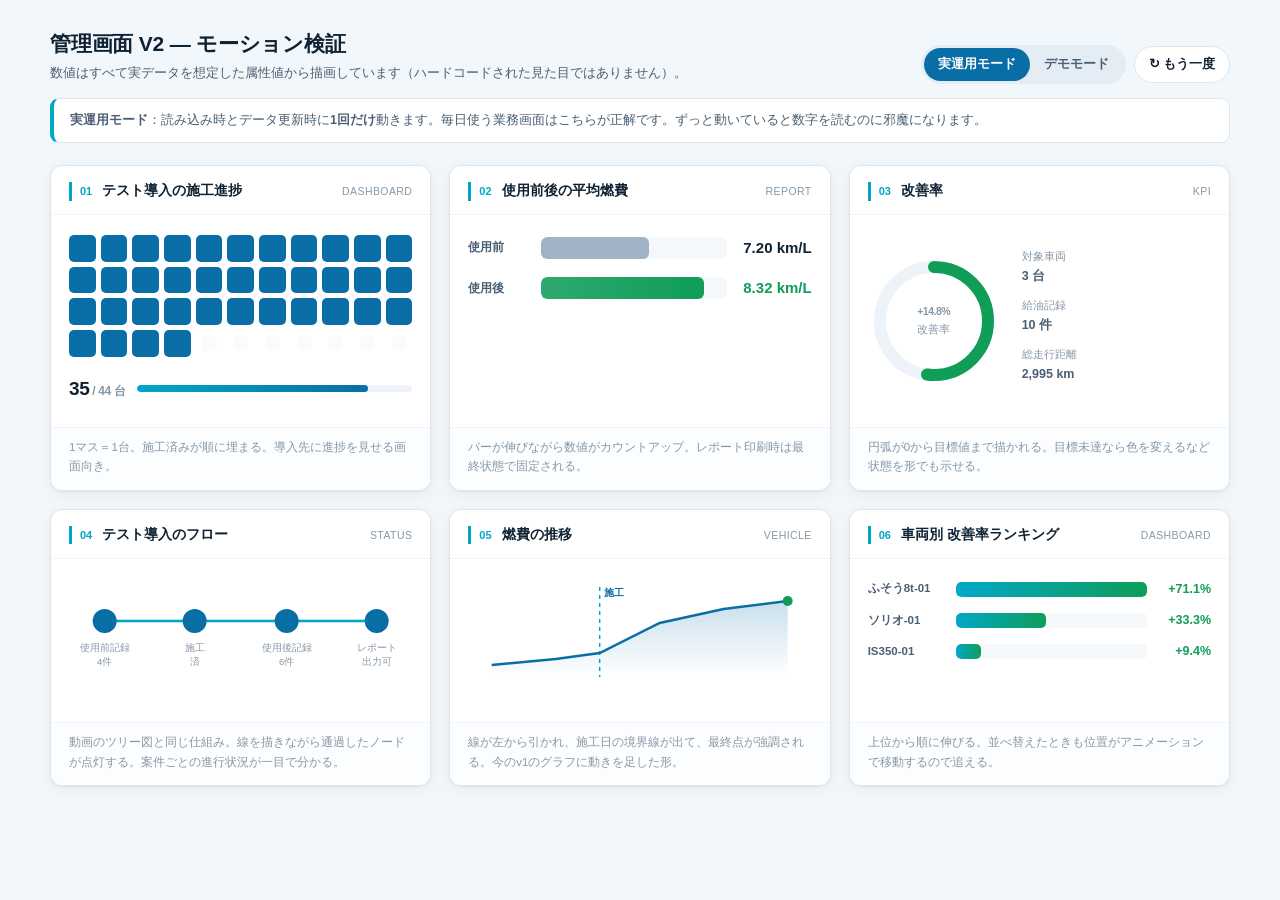
<file: v2/index.html>
<!DOCTYPE html>
<html lang="ja">
<head>
<meta charset="utf-8">
<meta name="viewport" content="width=device-width, initial-scale=1">
<meta name="robots" content="noindex, nofollow">
<title>管理画面 V2 — モーション検証</title>
<style>
/* =============================================================================
 * 管理画面V2 モーション検証。外部ライブラリは使わない（CSS + インラインSVGのみ）。
 * 数値はすべて data-* 属性から読む＝実データで駆動できることを示すため。
 * ========================================================================== */
:root {
  --ink: #0f2233; --ink-2: #4a5f73; --ink-3: #8698a8;
  --line: #dde6ee; --line-2: #eef4f9; --bg: #f2f7fb; --panel: #fff;
  --brand: #0a6ea6; --brand-dark: #06557f; --accent: #00a8c8;
  --good: #0f9d58; --good-soft: #e7f6ee; --warn: #c2410c;
  --shadow: 0 1px 2px rgba(15,34,51,.06), 0 4px 16px rgba(15,34,51,.05);
  --ease: cubic-bezier(.22,.61,.36,1);
}
* { box-sizing: border-box; }
body {
  margin: 0; padding: 26px; background: var(--bg); color: var(--ink);
  font-family: -apple-system, BlinkMacSystemFont, "Hiragino Sans", "Noto Sans JP", sans-serif;
  font-size: 14px; line-height: 1.7; -webkit-font-smoothing: antialiased;
}
.wrap { max-width: 1180px; margin: 0 auto; }

.page-head { display: flex; align-items: flex-end; gap: 18px; flex-wrap: wrap; margin-bottom: 8px; }
h1 { font-size: 21px; margin: 0; font-weight: 800; letter-spacing: -.01em; }
.page-head p { margin: 0; color: var(--ink-2); font-size: 13px; }
.controls { margin-left: auto; display: flex; gap: 8px; align-items: center; }
.seg { display: flex; background: #e4edf4; border-radius: 999px; padding: 3px; }
.seg button {
  border: 0; background: transparent; font: inherit; font-size: 12.5px; font-weight: 700;
  padding: 6px 14px; border-radius: 999px; cursor: pointer; color: var(--ink-2);
}
.seg button[aria-pressed="true"] { background: var(--brand); color: #fff; }
.btn {
  border: 1px solid var(--line); background: #fff; font: inherit; font-size: 12.5px;
  padding: 7px 14px; border-radius: 999px; cursor: pointer; font-weight: 700; color: var(--ink);
}
.btn:hover { background: #f5f9fc; }
.mode-note {
  background: #fff; border: 1px solid var(--line); border-left: 4px solid var(--accent);
  border-radius: 9px; padding: 11px 16px; font-size: 12.5px; color: var(--ink-2);
  margin: 14px 0 22px;
}

.grid { display: grid; grid-template-columns: repeat(auto-fit, minmax(330px, 1fr)); gap: 18px; }
.panel {
  background: var(--panel); border: 1px solid var(--line); border-radius: 12px;
  box-shadow: var(--shadow); overflow: hidden; display: flex; flex-direction: column;
}
.panel-head {
  padding: 13px 18px 11px; border-bottom: 1px solid var(--line-2);
  display: flex; align-items: baseline; gap: 10px;
}
.panel-no {
  font-size: 11px; font-weight: 800; color: var(--accent);
  border-left: 3px solid var(--accent); padding-left: 8px;
}
.panel-head h2 { font-size: 14px; margin: 0; font-weight: 800; }
.panel-head .use { margin-left: auto; font-size: 10.5px; color: var(--ink-3); letter-spacing: .04em; }
.panel-body { padding: 20px 18px; flex: 1; }
.panel-foot {
  padding: 10px 18px 13px; font-size: 11.5px; color: var(--ink-3);
  border-top: 1px solid var(--line-2); background: #fbfdfe;
}

/* --- 1. 施工進捗グリッド ------------------------------------------------- */
.cells { display: grid; grid-template-columns: repeat(11, 1fr); gap: 5px; }
.cell {
  aspect-ratio: 1; border-radius: 5px; background: #edf3f8;
  transform: scale(.55); opacity: .35;
}
.run .cell.on {
  animation: cellIn .34s var(--ease) forwards;
  animation-delay: calc(var(--i) * 42ms);
}
@keyframes cellIn {
  from { transform: scale(.55); opacity: .35; background: #edf3f8; }
  60%  { transform: scale(1.12); }
  to   { transform: scale(1); opacity: 1; background: var(--brand); }
}
.progress-row { display: flex; align-items: center; gap: 12px; margin-top: 16px; }
.count { font-size: 19px; font-weight: 800; font-variant-numeric: tabular-nums; letter-spacing: -.02em; }
.count small { font-size: 12px; color: var(--ink-3); font-weight: 700; }
.track { flex: 1; height: 7px; background: #edf3f8; border-radius: 99px; overflow: hidden; }
.track i { display: block; height: 100%; width: 0; background: linear-gradient(90deg, var(--accent), var(--brand)); border-radius: 99px; }
.run .track i { transition: width 1.9s var(--ease); }

/* --- 2. 使用前後バー ----------------------------------------------------- */
.bars { display: grid; gap: 15px; }
.bar-row { display: grid; grid-template-columns: 62px 1fr auto; align-items: center; gap: 11px; }
.bar-label { font-size: 12px; font-weight: 700; color: var(--ink-2); }
.bar-track { height: 22px; background: #f4f8fb; border-radius: 6px; overflow: hidden; }
.bar-fill { display: block; height: 100%; width: 0; border-radius: 6px; background: #9fb3c4; }
.bar-row.after .bar-fill { background: linear-gradient(90deg, #2fa96f, var(--good)); }
.run .bar-fill { transition: width 1.25s var(--ease); }
.run .bar-row.after .bar-fill { transition-delay: .34s; }
.bar-val { font-size: 15px; font-weight: 800; font-variant-numeric: tabular-nums; min-width: 74px; text-align: right; }
.bar-row.after .bar-val { color: var(--good); }

/* --- 3. 改善率リング ----------------------------------------------------- */
.ring-wrap { display: flex; align-items: center; gap: 22px; }
.ring { position: relative; width: 132px; height: 132px; flex: 0 0 auto; }
.ring svg { transform: rotate(-90deg); }
.ring .arc { stroke-dasharray: 339.3; stroke-dashoffset: 339.3; }
.run .ring .arc { transition: stroke-dashoffset 1.6s var(--ease); }
.ring-mid {
  position: absolute; inset: 0; display: grid; place-content: center; text-align: center;
}
.ring-mid b { font-size: 26px; font-weight: 800; color: var(--good); letter-spacing: -.02em; font-variant-numeric: tabular-nums; }
.ring-mid span { font-size: 10.5px; color: var(--ink-3); display: block; }
.ring-legend { font-size: 12.5px; color: var(--ink-2); }
.ring-legend dt { color: var(--ink-3); font-size: 11px; }
.ring-legend dd { margin: 0 0 9px; font-weight: 700; font-variant-numeric: tabular-nums; }

/* --- 4. テスト導入パイプライン ------------------------------------------- */
.pipe text { font-size: 9.5px; fill: var(--ink-3); font-family: inherit; }
.pipe .stage-c { fill: #fff; stroke: #cfdde8; stroke-width: 2; }
.run .pipe .stage-c { animation: stagePop .5s var(--ease) forwards; animation-delay: calc(var(--i) * 620ms); }
@keyframes stagePop {
  to { fill: var(--brand); stroke: var(--brand); }
}
.pipe .flow { stroke: #dce7ef; stroke-width: 2.5; fill: none; }
.pipe .flow-lit { stroke: var(--accent); stroke-width: 2.5; fill: none; stroke-dasharray: 999; stroke-dashoffset: 999; }
.run .pipe .flow-lit { animation: drawLine 2.6s linear forwards; }
@keyframes drawLine { to { stroke-dashoffset: 0; } }
.run .pipe .spark { animation: sparkMove 2.6s linear forwards; }
@keyframes sparkMove { from { opacity: 1; } to { opacity: 1; } }

/* --- 5. スパークライン --------------------------------------------------- */
.spark-svg .line { fill: none; stroke: var(--brand); stroke-width: 2.5; stroke-dasharray: 900; stroke-dashoffset: 900; }
.run .spark-svg .line { animation: drawLine 1.8s var(--ease) forwards; }
.spark-svg .area { fill: url(#g1); opacity: 0; }
.run .spark-svg .area { animation: fadeIn .8s ease forwards; animation-delay: 1.1s; }
@keyframes fadeIn { to { opacity: 1; } }
.spark-svg .end-dot { opacity: 0; }
.run .spark-svg .end-dot { animation: popDot .45s var(--ease) forwards; animation-delay: 1.6s; }
@keyframes popDot { from { opacity: 0; r: 0; } to { opacity: 1; r: 5; } }
.spark-svg .marker { stroke: var(--accent); stroke-width: 1.5; stroke-dasharray: 4 4; opacity: 0; }
.run .spark-svg .marker { animation: fadeIn .5s ease forwards; animation-delay: .9s; }

/* --- 6. 車両ランキング --------------------------------------------------- */
.rank { display: grid; gap: 10px; }
.rank-row { display: grid; grid-template-columns: 78px 1fr 54px; align-items: center; gap: 10px; }
.rank-name { font-size: 11.5px; font-weight: 700; color: var(--ink-2); white-space: nowrap; overflow: hidden; text-overflow: ellipsis; }
.rank-track { height: 15px; background: #f4f8fb; border-radius: 5px; overflow: hidden; }
.rank-fill { display: block; height: 100%; width: 0; border-radius: 5px; background: linear-gradient(90deg, var(--accent), var(--good)); }
.run .rank-fill { transition: width 1.1s var(--ease); transition-delay: calc(var(--i) * 160ms); }
.rank-val { font-size: 12.5px; font-weight: 800; color: var(--good); text-align: right; font-variant-numeric: tabular-nums; }

/* 動きを減らす設定の人には静止状態で見せる（最終値は同じ） */
@media (prefers-reduced-motion: reduce) {
  * { animation: none !important; transition: none !important; }
  .cell.on { transform: scale(1); opacity: 1; background: var(--brand); }
  .ring .arc { stroke-dashoffset: var(--final-offset, 0); }
  .spark-svg .line { stroke-dashoffset: 0; }
  .spark-svg .area, .spark-svg .end-dot, .spark-svg .marker { opacity: 1; }
  .pipe .stage-c { fill: var(--brand); stroke: var(--brand); }
}
</style>
</head>
<body>
<div class="wrap">

  <div class="page-head">
    <div>
      <h1>管理画面 V2 — モーション検証</h1>
      <p>数値はすべて実データを想定した属性値から描画しています（ハードコードされた見た目ではありません）。</p>
    </div>
    <div class="controls">
      <div class="seg" role="group" aria-label="再生モード">
        <button id="m-once" aria-pressed="true">実運用モード</button>
        <button id="m-loop" aria-pressed="false">デモモード</button>
      </div>
      <button class="btn" id="replay">↻ もう一度</button>
    </div>
  </div>

  <div class="mode-note" id="note"></div>

  <div class="grid" id="grid">

    <!-- 1 -->
    <div class="panel">
      <div class="panel-head"><span class="panel-no">01</span><h2>テスト導入の施工進捗</h2><span class="use">DASHBOARD</span></div>
      <div class="panel-body">
        <div class="cells" id="cells" data-total="44" data-done="37"></div>
        <div class="progress-row">
          <div class="count"><span id="cnt" data-to="37">0</span><small> / 44 台</small></div>
          <div class="track"><i id="track-fill" data-pct="84"></i></div>
        </div>
      </div>
      <div class="panel-foot">1マス＝1台。施工済みが順に埋まる。導入先に進捗を見せる画面向き。</div>
    </div>

    <!-- 2 -->
    <div class="panel">
      <div class="panel-head"><span class="panel-no">02</span><h2>使用前後の平均燃費</h2><span class="use">REPORT</span></div>
      <div class="panel-body">
        <div class="bars">
          <div class="bar-row"><span class="bar-label">使用前</span>
            <div class="bar-track"><i class="bar-fill" data-pct="58"></i></div>
            <span class="bar-val" data-to="7.59" data-unit=" km/L">0</span></div>
          <div class="bar-row after"><span class="bar-label">使用後</span>
            <div class="bar-track"><i class="bar-fill" data-pct="88"></i></div>
            <span class="bar-val" data-to="8.77" data-unit=" km/L">0</span></div>
        </div>
      </div>
      <div class="panel-foot">バーが伸びながら数値がカウントアップ。レポート印刷時は最終状態で固定される。</div>
    </div>

    <!-- 3 -->
    <div class="panel">
      <div class="panel-head"><span class="panel-no">03</span><h2>改善率</h2><span class="use">KPI</span></div>
      <div class="panel-body">
        <div class="ring-wrap">
          <div class="ring">
            <svg width="132" height="132" viewBox="0 0 132 132">
              <circle cx="66" cy="66" r="54" fill="none" stroke="#edf3f8" stroke-width="12"/>
              <circle class="arc" cx="66" cy="66" r="54" fill="none" stroke="#0f9d58"
                      stroke-width="12" stroke-linecap="round" data-pct="15.6"/>
            </svg>
            <div class="ring-mid"><b><span data-to="15.6" data-unit="%" data-prefix="+">0</span></b><span>改善率</span></div>
          </div>
          <dl class="ring-legend">
            <dt>対象車両</dt><dd>3 台</dd>
            <dt>給油記録</dt><dd>10 件</dd>
            <dt>総走行距離</dt><dd>2,995 km</dd>
          </dl>
        </div>
      </div>
      <div class="panel-foot">円弧が0から目標値まで描かれる。目標未達なら色を変えるなど状態を形でも示せる。</div>
    </div>

    <!-- 4 -->
    <div class="panel">
      <div class="panel-head"><span class="panel-no">04</span><h2>テスト導入のフロー</h2><span class="use">STATUS</span></div>
      <div class="panel-body">
        <svg class="pipe" viewBox="0 0 340 108" width="100%" height="108">
          <line class="flow" x1="34" y1="42" x2="306" y2="42"/>
          <line class="flow-lit" x1="34" y1="42" x2="306" y2="42"/>
          <circle class="stage-c" style="--i:0" cx="34"  cy="42" r="11"/>
          <circle class="stage-c" style="--i:1" cx="124" cy="42" r="11"/>
          <circle class="stage-c" style="--i:2" cx="216" cy="42" r="11"/>
          <circle class="stage-c" style="--i:3" cx="306" cy="42" r="11"/>
          <text x="34"  y="72" text-anchor="middle">使用前記録</text>
          <text x="124" y="72" text-anchor="middle">施工</text>
          <text x="216" y="72" text-anchor="middle">使用後記録</text>
          <text x="306" y="72" text-anchor="middle">レポート</text>
          <text x="34"  y="86" text-anchor="middle">4件</text>
          <text x="124" y="86" text-anchor="middle">済</text>
          <text x="216" y="86" text-anchor="middle">6件</text>
          <text x="306" y="86" text-anchor="middle">出力可</text>
        </svg>
      </div>
      <div class="panel-foot">動画のツリー図と同じ仕組み。線を描きながら通過したノードが点灯する。案件ごとの進行状況が一目で分かる。</div>
    </div>

    <!-- 5 -->
    <div class="panel">
      <div class="panel-head"><span class="panel-no">05</span><h2>燃費の推移</h2><span class="use">VEHICLE</span></div>
      <div class="panel-body">
        <svg class="spark-svg" viewBox="0 0 320 116" width="100%" height="116">
          <defs><linearGradient id="g1" x1="0" y1="0" x2="0" y2="1">
            <stop offset="0" stop-color="#0a6ea6" stop-opacity=".22"/>
            <stop offset="1" stop-color="#0a6ea6" stop-opacity="0"/>
          </linearGradient></defs>
          <line class="marker" x1="120" y1="8" x2="120" y2="98"/>
          <text x="124" y="17" font-size="9.5" fill="#0a6ea6" font-weight="700">施工</text>
          <path class="area" d="M12,86 L76,80 L120,74 L180,44 L244,30 L308,22 L308,98 L12,98 Z"/>
          <path class="line" d="M12,86 L76,80 L120,74 L180,44 L244,30 L308,22"/>
          <circle class="end-dot" cx="308" cy="22" r="5" fill="#0f9d58"/>
        </svg>
      </div>
      <div class="panel-foot">線が左から引かれ、施工日の境界線が出て、最終点が強調される。今のv1のグラフに動きを足した形。</div>
    </div>

    <!-- 6 -->
    <div class="panel">
      <div class="panel-head"><span class="panel-no">06</span><h2>車両別 改善率ランキング</h2><span class="use">DASHBOARD</span></div>
      <div class="panel-body">
        <div class="rank">
          <div class="rank-row" style="--i:0"><span class="rank-name">ふそう8t-01</span>
            <div class="rank-track"><i class="rank-fill" data-pct="100"></i></div><span class="rank-val">+71.1%</span></div>
          <div class="rank-row" style="--i:1"><span class="rank-name">ソリオ-01</span>
            <div class="rank-track"><i class="rank-fill" data-pct="47"></i></div><span class="rank-val">+33.3%</span></div>
          <div class="rank-row" style="--i:2"><span class="rank-name">IS350-01</span>
            <div class="rank-track"><i class="rank-fill" data-pct="13"></i></div><span class="rank-val">+9.4%</span></div>
        </div>
      </div>
      <div class="panel-foot">上位から順に伸びる。並べ替えたときも位置がアニメーションで移動するので追える。</div>
    </div>

  </div>
</div>

<script>
const grid = document.getElementById('grid');
const reduce = matchMedia('(prefers-reduced-motion: reduce)').matches;
let loop = false, timer = null;
let gen = 0;   // 再生世代。前回のカウントアップが生き残って値を上書きするのを防ぐ

/* 施工進捗グリッドのマス目を data 属性から生成 */
(function buildCells() {
  const el = document.getElementById('cells');
  const total = +el.dataset.total, done = +el.dataset.done;
  el.innerHTML = Array.from({ length: total }, (_, i) =>
    `<span class="cell${i < done ? ' on' : ''}" style="--i:${i}"></span>`).join('');
})();

/** 0 → data-to まで数値を上げる。整数なら整数、小数なら小数第1〜2位で刻む */
function countUp(el, ms) {
  const to = parseFloat(el.dataset.to);
  const unit = el.dataset.unit || '', prefix = el.dataset.prefix || '';
  const dec = (el.dataset.to.split('.')[1] || '').length;
  const mine = gen;
  const t0 = performance.now();
  (function step(now) {
    if (mine !== gen) return;   // 新しい再生が始まっていたら打ち切る
    const p = Math.min(1, (now - t0) / ms);
    const eased = 1 - Math.pow(1 - p, 3);
    el.textContent = prefix + (to * eased).toFixed(dec) + unit;
    if (p < 1) requestAnimationFrame(step);
  })(t0);
}

const CIRC = 339.3;   // 2πr（r=54）

function setZero() {
  document.getElementById('track-fill').style.width = '0';
  document.querySelectorAll('.bar-fill, .rank-fill').forEach(b => (b.style.width = '0'));
  document.querySelectorAll('.arc').forEach(a => (a.style.strokeDashoffset = String(CIRC)));
}

function setFinal() {
  const tf = document.getElementById('track-fill');
  tf.style.width = tf.dataset.pct + '%';
  document.querySelectorAll('.bar-fill, .rank-fill').forEach(b => (b.style.width = b.dataset.pct + '%'));
  document.querySelectorAll('.arc').forEach(a => {
    // 改善率30%を満スケールにしている（100%で一周する目盛りではない）
    const pct = Math.min(1, parseFloat(a.dataset.pct) / 30);
    a.style.strokeDashoffset = String(CIRC * (1 - pct));
  });
}

function play() {
  /* CSS transition で動かしている要素（バー・リング・ランキング）は、
   * 「0に戻した状態」をブラウザに確定させてから最終値を渡さないと再生されない。
   * リフロー（offsetWidth の読み取り）を2回挟むのが要点：
   *   1回目 … 初期値0を確定させる（この時点では .run が無いので transition は効かない）
   *   2回目 … .run を付けた状態＝transition有効を確定させる
   * これを省くと、2回目以降の再生でブラウザが「値は変わっていない」と判断して動かない。
   * keyframes で動く要素（マス目・フロー・スパークライン）はこの影響を受けないため、
   * 症状がパネルごとにバラつく。 */
  gen++;

  grid.classList.remove('run');
  setZero();
  void grid.offsetWidth;

  grid.classList.add('run');
  void grid.offsetWidth;

  setFinal();

  // 目標値はHTML側の data-to に持たせる（dataset は読み取り専用アクセサなので代入で作れない）
  document.querySelectorAll('[data-to]').forEach(el => countUp(el, 1600));
}

function setMode(isLoop) {
  loop = isLoop;
  document.getElementById('m-once').setAttribute('aria-pressed', String(!isLoop));
  document.getElementById('m-loop').setAttribute('aria-pressed', String(isLoop));
  document.getElementById('note').innerHTML = isLoop
    ? '<strong>デモモード</strong>：4秒ごとに繰り返します。共有リンクや展示会のモニターなど、<strong>見せるための画面</strong>向け。動画のGitHubページはこちらです。'
    : '<strong>実運用モード</strong>：読み込み時とデータ更新時に<strong>1回だけ</strong>動きます。毎日使う業務画面はこちらが正解です。ずっと動いていると数字を読むのに邪魔になります。';
  clearInterval(timer);
  if (isLoop && !reduce) timer = setInterval(play, 4200);
}

document.getElementById('m-once').onclick = () => { setMode(false); play(); };
document.getElementById('m-loop').onclick = () => { setMode(true); play(); };
document.getElementById('replay').onclick = play;

setMode(false);
play();
</script>
</body>
</html>
</file>
<file: admin/app.css>
/* =============================================================================
 * 快走水 燃費データベース — スタイル
 * ========================================================================== */
:root {
  --ink: #0f2233;
  --ink-2: #4a5f73;
  --ink-3: #8698a8;
  --line: #dde6ee;
  --line-2: #eef4f9;
  --bg: #f2f7fb;
  --panel: #ffffff;
  --brand: #0a6ea6;
  --brand-dark: #06557f;
  --brand-soft: #e6f2f9;
  --accent: #00a8c8;
  --good: #0f9d58;
  --good-soft: #e7f6ee;
  --warn: #c2410c;
  --warn-soft: #fdf0e8;
  --bad: #c0392b;
  --radius: 10px;
  --shadow: 0 1px 2px rgba(15, 34, 51, .06), 0 4px 16px rgba(15, 34, 51, .05);
}

* { box-sizing: border-box; }

html, body {
  margin: 0;
  padding: 0;
  height: 100%;
}

body {
  font-family: -apple-system, BlinkMacSystemFont, "Hiragino Sans", "Noto Sans JP", "Yu Gothic", Meiryo, sans-serif;
  color: var(--ink);
  background: var(--bg);
  font-size: 14px;
  line-height: 1.7;
  -webkit-font-smoothing: antialiased;
}

/* ---------- レイアウト ---------- */
.layout {
  display: grid;
  grid-template-columns: 232px 1fr;
  min-height: 100vh;
}

.sidebar {
  background: linear-gradient(180deg, #0b3c5d 0%, #072a41 100%);
  color: #cfe3f0;
  padding: 20px 14px;
  position: sticky;
  top: 0;
  height: 100vh;
  overflow-y: auto;
}

.brand {
  display: flex;
  align-items: center;
  gap: 10px;
  padding: 0 6px 18px;
  border-bottom: 1px solid rgba(255, 255, 255, .12);
  margin-bottom: 14px;
}
.brand-mark {
  width: 34px; height: 34px;
  border-radius: 9px;
  background: linear-gradient(135deg, var(--accent), #0a6ea6);
  display: grid; place-items: center;
  font-size: 17px;
  flex: 0 0 auto;
}
.brand-name { color: #fff; font-weight: 700; font-size: 15px; line-height: 1.25; }
.brand-sub { font-size: 10.5px; color: #7fa8c4; letter-spacing: .06em; }

.nav { display: flex; flex-direction: column; gap: 2px; }
.nav a {
  display: flex; align-items: center; gap: 9px;
  padding: 9px 11px;
  border-radius: 8px;
  color: #cfe3f0;
  text-decoration: none;
  font-size: 13.5px;
}
.nav a:hover { background: rgba(255, 255, 255, .08); color: #fff; }
.nav a.active { background: var(--accent); color: #04222f; font-weight: 700; }
.nav .nav-ico { width: 18px; text-align: center; font-size: 14px; }

.nav-sep {
  margin: 14px 8px 8px;
  font-size: 10.5px;
  letter-spacing: .1em;
  color: #6d94ad;
}

.sidebar-foot {
  margin-top: 22px;
  padding: 10px 8px;
  border-top: 1px solid rgba(255, 255, 255, .12);
  font-size: 11px;
  color: #7fa8c4;
}

.main { min-width: 0; display: flex; flex-direction: column; }

.topbar {
  background: var(--panel);
  border-bottom: 1px solid var(--line);
  padding: 12px 26px;
  display: flex;
  align-items: center;
  gap: 16px;
  flex-wrap: wrap;
  position: sticky;
  top: 0;
  z-index: 20;
}
.topbar h1 { font-size: 17px; margin: 0; font-weight: 700; }
.topbar .spacer { flex: 1; }

.scope {
  display: flex; align-items: center; gap: 8px;
  background: var(--brand-soft);
  border: 1px solid #c8e0ef;
  border-radius: 999px;
  padding: 4px 6px 4px 13px;
  font-size: 12.5px;
  color: var(--brand-dark);
}
.scope select {
  border: 0; background: transparent; font: inherit; color: var(--brand-dark);
  font-weight: 700; padding: 3px 4px; max-width: 230px; cursor: pointer;
}
.scope select:focus { outline: 2px solid var(--brand); border-radius: 6px; }

.content { padding: 22px 26px 60px; }

/* ---------- パーツ ---------- */
.card {
  background: var(--panel);
  border: 1px solid var(--line);
  border-radius: var(--radius);
  box-shadow: var(--shadow);
  margin-bottom: 18px;
}
.card-head {
  padding: 13px 18px;
  border-bottom: 1px solid var(--line-2);
  display: flex; align-items: center; gap: 12px; flex-wrap: wrap;
}
.card-head h2 { font-size: 14.5px; margin: 0; font-weight: 700; }
.card-head .spacer { flex: 1; }
.card-body { padding: 18px; }
.card-note { font-size: 11.5px; color: var(--ink-3); }

.kpis {
  display: grid;
  grid-template-columns: repeat(auto-fit, minmax(190px, 1fr));
  gap: 14px;
  margin-bottom: 18px;
}
.kpi {
  background: var(--panel);
  border: 1px solid var(--line);
  border-radius: var(--radius);
  padding: 15px 17px;
  box-shadow: var(--shadow);
}
.kpi-label { font-size: 11.5px; color: var(--ink-3); letter-spacing: .02em; }
.kpi-value { font-size: 27px; font-weight: 700; line-height: 1.25; letter-spacing: -.02em; margin-top: 3px; }
.kpi-value small { font-size: 13px; font-weight: 600; color: var(--ink-2); margin-left: 2px; }
.kpi-sub { font-size: 11.5px; color: var(--ink-3); }
.kpi.is-good .kpi-value { color: var(--good); }
.kpi.is-brand .kpi-value { color: var(--brand); }

table.grid { width: 100%; border-collapse: collapse; font-size: 13px; }
table.grid th, table.grid td { padding: 9px 11px; border-bottom: 1px solid var(--line-2); text-align: left; vertical-align: middle; }
table.grid th {
  background: #f7fafd; font-size: 11.5px; color: var(--ink-2); font-weight: 700;
  white-space: nowrap; position: sticky; top: 0;
}
table.grid td.num, table.grid th.num { text-align: right; font-variant-numeric: tabular-nums; white-space: nowrap; }
table.grid tbody tr:hover { background: #fafcfe; }
table.grid td.actions { text-align: right; white-space: nowrap; }
.table-wrap { overflow-x: auto; }

.badge {
  display: inline-block; padding: 1px 8px; border-radius: 999px;
  font-size: 11px; font-weight: 700; line-height: 1.7; white-space: nowrap;
}
.badge-before { background: #eef2f6; color: #52677a; }
.badge-after { background: var(--good-soft); color: var(--good); }
.badge-brand { background: var(--brand-soft); color: var(--brand-dark); }
.badge-warn { background: var(--warn-soft); color: var(--warn); }

.delta { font-weight: 700; font-variant-numeric: tabular-nums; }
.delta.up { color: var(--good); }
.delta.down { color: var(--bad); }
.delta.na { color: var(--ink-3); font-weight: 400; }

.btn {
  display: inline-flex; align-items: center; gap: 6px;
  border: 1px solid var(--line); background: #fff; color: var(--ink);
  padding: 7px 13px; border-radius: 8px; font: inherit; font-size: 13px;
  cursor: pointer; text-decoration: none; white-space: nowrap;
}
.btn:hover { background: #f5f9fc; border-color: #c9d8e5; }
.btn-primary { background: var(--brand); border-color: var(--brand); color: #fff; font-weight: 700; }
.btn-primary:hover { background: var(--brand-dark); border-color: var(--brand-dark); }
.btn-sm { padding: 4px 9px; font-size: 12px; }
.btn-danger { color: var(--bad); border-color: #f0d3cf; }
.btn-danger:hover { background: #fdf1ef; border-color: #e5b7b1; }
.btn-row { display: flex; gap: 8px; flex-wrap: wrap; }

.empty {
  text-align: center; padding: 46px 20px; color: var(--ink-3);
}
.empty-title { font-size: 15px; color: var(--ink-2); font-weight: 700; margin-bottom: 5px; }

/* ---------- フォーム ---------- */
.form-grid {
  display: grid;
  grid-template-columns: repeat(auto-fit, minmax(190px, 1fr));
  gap: 13px 15px;
}
.field { display: flex; flex-direction: column; gap: 4px; min-width: 0; }
.field.wide { grid-column: 1 / -1; }
.field label { font-size: 11.5px; color: var(--ink-2); font-weight: 700; }
.field input, .field select, .field textarea {
  border: 1px solid var(--line); border-radius: 8px; padding: 8px 10px;
  font: inherit; font-size: 13.5px; background: #fff; color: var(--ink);
  width: 100%;
}
.field input:focus, .field select:focus, .field textarea:focus {
  outline: 0; border-color: var(--brand); box-shadow: 0 0 0 3px rgba(10, 110, 166, .13);
}
.field .hint { font-size: 11px; color: var(--ink-3); }
.field .req { color: var(--bad); }

dialog.modal {
  border: 0; border-radius: 14px; padding: 0; width: min(640px, 94vw);
  box-shadow: 0 18px 50px rgba(6, 30, 48, .3);
}
dialog.modal::backdrop { background: rgba(9, 30, 46, .45); }
dialog .modal-head { padding: 15px 20px; border-bottom: 1px solid var(--line-2); font-weight: 700; font-size: 15px; }
dialog .modal-body { padding: 18px 20px; max-height: 66vh; overflow-y: auto; }
dialog .modal-foot { padding: 13px 20px; border-top: 1px solid var(--line-2); display: flex; gap: 8px; justify-content: flex-end; background: #fafcfe; border-radius: 0 0 14px 14px; }

/* ---------- グラフ ---------- */
.chart { width: 100%; height: auto; display: block; }
.chart .axis { stroke: var(--line); stroke-width: 1; }
.chart .gridline { stroke: var(--line-2); stroke-width: 1; }
.chart text { font-size: 10px; fill: var(--ink-3); font-family: inherit; }
.chart .lbl-strong { fill: var(--ink-2); font-weight: 700; }
.legend { display: flex; gap: 16px; font-size: 12px; color: var(--ink-2); flex-wrap: wrap; }
.legend i { width: 11px; height: 11px; border-radius: 3px; display: inline-block; margin-right: 5px; vertical-align: -1px; }

/* ---------- レポート（印刷用） ---------- */
.report-head {
  display: flex; justify-content: space-between; align-items: flex-start;
  gap: 18px; flex-wrap: wrap; padding-bottom: 14px; border-bottom: 2px solid var(--brand);
}
.report-title { font-size: 21px; font-weight: 700; margin: 0 0 3px; }
.report-meta { font-size: 12px; color: var(--ink-2); }
.report-logo { text-align: right; font-size: 11.5px; color: var(--ink-2); }
.report-logo strong { display: block; font-size: 14px; color: var(--brand-dark); }

.compare {
  display: grid; grid-template-columns: 1fr auto 1fr; gap: 14px; align-items: center;
  margin: 4px 0 6px;
}
.compare-box { border: 1px solid var(--line); border-radius: var(--radius); padding: 15px; text-align: center; }
.compare-box.after { border-color: #b7e2c9; background: var(--good-soft); }
.compare-box .cb-label { font-size: 11.5px; color: var(--ink-2); font-weight: 700; }
.compare-box .cb-value { font-size: 31px; font-weight: 700; letter-spacing: -.02em; line-height: 1.25; }
.compare-box .cb-unit { font-size: 13px; font-weight: 600; color: var(--ink-2); }
.compare-box .cb-sub { font-size: 11px; color: var(--ink-3); }
.compare-arrow { font-size: 22px; color: var(--good); font-weight: 700; text-align: center; }

.disclaimer {
  font-size: 11px; color: var(--ink-3); line-height: 1.75;
  border-top: 1px solid var(--line-2); margin-top: 16px; padding-top: 12px;
}

@media print {
  .sidebar, .topbar, .no-print { display: none !important; }
  .layout { display: block; }
  .content { padding: 0; }
  .card { box-shadow: none; border-color: #ccc; break-inside: avoid; }
  body { background: #fff; font-size: 11.5px; }
}

@media (max-width: 880px) {
  .layout { grid-template-columns: 1fr; }
  .sidebar { position: static; height: auto; }
  .nav { flex-direction: row; flex-wrap: wrap; }
  .compare { grid-template-columns: 1fr; }
  .compare-arrow { transform: rotate(90deg); }
}
</file>
<file: site/style.css>
/* =============================================================================
 * 快走水 製品サイト
 * 外部アセット（フォント・画像・CDN）は一切使わない。図版はすべてCSS/インラインSVG。
 * ========================================================================== */
:root {
  --ink: #0c1e2e;
  --ink-2: #3f596f;
  --ink-3: #7b93a6;
  --line: #dce7ef;
  --bg: #ffffff;
  --bg-soft: #f2f8fc;
  --navy: #072a41;
  --navy-2: #0b3c5d;
  --brand: #0a6ea6;
  --brand-dark: #06557f;
  --accent: #00b3d4;
  --good: #0f9d58;
  --shadow: 0 2px 4px rgba(7, 42, 65, .05), 0 14px 40px rgba(7, 42, 65, .07);
  --radius: 14px;
  --wrap: 1120px;
}

* { box-sizing: border-box; }
html { scroll-behavior: smooth; }
body {
  margin: 0;
  font-family: -apple-system, BlinkMacSystemFont, "Hiragino Sans", "Noto Sans JP", "Yu Gothic", Meiryo, sans-serif;
  color: var(--ink);
  background: var(--bg);
  font-size: 16px;
  line-height: 1.9;
  -webkit-font-smoothing: antialiased;
}
img, svg { max-width: 100%; }
a { color: var(--brand); }

.wrap { max-width: var(--wrap); margin: 0 auto; padding: 0 22px; }

/* ---------- ヘッダー ---------- */
.site-header {
  position: sticky; top: 0; z-index: 50;
  background: rgba(255, 255, 255, .94);
  backdrop-filter: saturate(160%) blur(10px);
  border-bottom: 1px solid var(--line);
}
.header-inner { display: flex; align-items: center; gap: 22px; height: 66px; }
.logo { display: flex; align-items: center; gap: 10px; text-decoration: none; color: var(--ink); }
.logo-mark {
  width: 36px; height: 36px; border-radius: 10px;
  background: linear-gradient(135deg, var(--accent), var(--brand));
  display: grid; place-items: center; color: #fff; font-size: 18px;
}
.logo-text { font-weight: 800; font-size: 19px; letter-spacing: .02em; line-height: 1.15; }
.logo-sub { font-size: 9.5px; letter-spacing: .14em; color: var(--ink-3); font-weight: 600; }
.header-nav { display: flex; gap: 20px; margin-left: auto; font-size: 14px; }
.header-nav a { color: var(--ink-2); text-decoration: none; white-space: nowrap; }
.header-nav a:hover { color: var(--brand); }

.btn {
  display: inline-flex; align-items: center; justify-content: center; gap: 8px;
  padding: 12px 22px; border-radius: 999px; font-weight: 700; font-size: 15px;
  text-decoration: none; border: 1.5px solid transparent; cursor: pointer;
  font-family: inherit; transition: transform .12s ease, box-shadow .12s ease;
}
.btn-cta {
  background: linear-gradient(135deg, #00c2e0, #0a6ea6); color: #fff;
  box-shadow: 0 6px 18px rgba(10, 110, 166, .3);
}
.btn-cta:hover { transform: translateY(-1px); box-shadow: 0 9px 24px rgba(10, 110, 166, .38); }
.btn-ghost { border-color: rgba(255, 255, 255, .5); color: #fff; }
.btn-ghost:hover { background: rgba(255, 255, 255, .12); }
.btn-outline { border-color: var(--brand); color: var(--brand); background: #fff; }
.btn-outline:hover { background: var(--bg-soft); }
.btn-sm { padding: 9px 17px; font-size: 13.5px; }

/* ---------- ヒーロー ---------- */
.hero {
  position: relative; overflow: hidden; color: #fff;
  background: linear-gradient(160deg, #062637 0%, #0b3c5d 48%, #0a6ea6 100%);
  padding: 76px 0 0;
}
.hero-waves { position: absolute; left: 0; right: 0; bottom: -1px; width: 100%; display: block; }
.hero-inner { position: relative; z-index: 2; display: grid; grid-template-columns: 1.15fr .85fr; gap: 46px; align-items: center; padding-bottom: 96px; }
.hero-eyebrow {
  display: inline-block; font-size: 11.5px; font-weight: 700; letter-spacing: .18em;
  color: #7fe6f7; border: 1px solid rgba(127, 230, 247, .4); border-radius: 999px;
  padding: 4px 14px; margin-bottom: 20px;
}
.hero h1 { font-size: 46px; line-height: 1.35; margin: 0 0 20px; letter-spacing: -.02em; font-weight: 800; }
.hero h1 .hl {
  background: linear-gradient(transparent 62%, rgba(0, 194, 224, .45) 62%);
}
.hero p.lead { font-size: 17px; color: #c9e2f0; margin: 0 0 30px; }
.hero-actions { display: flex; gap: 13px; flex-wrap: wrap; }
.hero-note { font-size: 12.5px; color: #8fb6cf; margin-top: 16px; }

.hero-stats { display: grid; gap: 13px; }
.hstat {
  background: rgba(255, 255, 255, .08); border: 1px solid rgba(255, 255, 255, .16);
  border-radius: var(--radius); padding: 17px 20px; backdrop-filter: blur(6px);
}
.hstat-num { font-size: 36px; font-weight: 800; line-height: 1.15; letter-spacing: -.02em; color: #7fe6f7; }
.hstat-num small { font-size: 16px; font-weight: 700; }
.hstat-label { font-size: 13px; color: #cfe6f3; font-weight: 700; }
.hstat-sub { font-size: 11px; color: #8fb6cf; line-height: 1.6; }

/* ---------- セクション ---------- */
section { padding: 84px 0; }
section.soft { background: var(--bg-soft); }
section.navy { background: var(--navy); color: #fff; }

.sec-head { text-align: center; max-width: 760px; margin: 0 auto 46px; }
.sec-eyebrow {
  font-size: 11.5px; font-weight: 800; letter-spacing: .18em; color: var(--brand);
  display: block; margin-bottom: 10px;
}
.sec-head h2 { font-size: 33px; line-height: 1.45; margin: 0 0 14px; letter-spacing: -.02em; font-weight: 800; }
.sec-head p { color: var(--ink-2); margin: 0; font-size: 15.5px; }
section.navy .sec-eyebrow { color: var(--accent); }
section.navy .sec-head p { color: #b8d2e3; }

.grid-3 { display: grid; grid-template-columns: repeat(auto-fit, minmax(280px, 1fr)); gap: 22px; }
.grid-2 { display: grid; grid-template-columns: repeat(auto-fit, minmax(330px, 1fr)); gap: 26px; }

.card {
  background: #fff; border: 1px solid var(--line); border-radius: var(--radius);
  padding: 28px; box-shadow: var(--shadow);
}
.card h3 { font-size: 19px; margin: 0 0 10px; font-weight: 800; }
.card p { color: var(--ink-2); margin: 0; font-size: 14.5px; }
.card-ico {
  width: 50px; height: 50px; border-radius: 13px; display: grid; place-items: center;
  font-size: 24px; margin-bottom: 15px;
  background: linear-gradient(135deg, #e2f6fb, #d5eaf6);
}

/* 課題セクション */
.pain-list { display: grid; gap: 14px; }
.pain {
  display: flex; gap: 14px; align-items: flex-start;
  background: #fff; border: 1px solid var(--line); border-left: 4px solid #d9534f;
  border-radius: 10px; padding: 16px 20px;
}
.pain b { display: block; font-size: 15.5px; }
.pain span { font-size: 14px; color: var(--ink-2); }

/* 仕組みステップ */
.steps { display: grid; gap: 20px; }
.step {
  display: grid; grid-template-columns: 62px 1fr; gap: 20px; align-items: start;
  background: #fff; border: 1px solid var(--line); border-radius: var(--radius);
  padding: 26px 28px; box-shadow: var(--shadow);
}
.step-num {
  width: 62px; height: 62px; border-radius: 16px; display: grid; place-items: center;
  background: linear-gradient(135deg, var(--accent), var(--brand)); color: #fff;
  font-size: 24px; font-weight: 800;
}
.step h3 { margin: 0 0 4px; font-size: 20px; font-weight: 800; }
.step .step-tag {
  display: inline-block; font-size: 11.5px; font-weight: 700; color: var(--brand-dark);
  background: #e2f2fa; border-radius: 999px; padding: 2px 11px; margin-bottom: 9px;
}
.step p { margin: 0 0 10px; color: var(--ink-2); font-size: 14.5px; }
.step ul { margin: 0; padding-left: 20px; color: var(--ink-2); font-size: 14px; }

/* データ表 */
.data-table { width: 100%; border-collapse: collapse; font-size: 14.5px; background: #fff; }
.data-table th, .data-table td { padding: 13px 15px; border-bottom: 1px solid var(--line); text-align: left; }
.data-table thead th { background: #eef6fb; font-size: 12.5px; color: var(--ink-2); font-weight: 800; white-space: nowrap; }
.data-table td.num, .data-table th.num { text-align: right; font-variant-numeric: tabular-nums; white-space: nowrap; }
.data-table .up { color: var(--good); font-weight: 800; }
.table-wrap { overflow-x: auto; border: 1px solid var(--line); border-radius: var(--radius); box-shadow: var(--shadow); }

/* エビデンス（証拠の強さで段階分けする） */
.evidence { display: grid; gap: 20px; }
.ev {
  background: #fff; border: 1px solid var(--line); border-radius: var(--radius);
  box-shadow: var(--shadow); overflow: hidden;
}
.ev-head { padding: 20px 24px 16px; border-bottom: 1px solid var(--line); }
.ev-tier {
  display: inline-flex; align-items: center; gap: 7px; font-size: 11px; font-weight: 800;
  letter-spacing: .09em; padding: 3px 11px; border-radius: 999px; margin-bottom: 9px;
}
.ev-tier.t1 { background: #e4f4ea; color: #0c7a45; }   /* 第三者機関 */
.ev-tier.t2 { background: #e5f1fa; color: var(--brand-dark); } /* 公的機関・計測機器 */
.ev-tier.t3 { background: #f2f4f6; color: #556879; }   /* 自社実測・使用報告 */
.ev-head h3 { font-size: 20px; margin: 0 0 7px; font-weight: 800; letter-spacing: -.01em; }
.ev-meta { font-size: 13px; color: var(--ink-2); margin: 0; }
.ev-meta dl { display: grid; grid-template-columns: auto 1fr; gap: 2px 12px; margin: 8px 0 0; }
.ev-meta dt { color: var(--ink-3); font-size: 12px; white-space: nowrap; }
.ev-meta dd { margin: 0; font-size: 13px; }
.ev-body { padding: 20px 24px 22px; }
.ev-note { font-size: 11.5px; color: var(--ink-3); line-height: 1.75; margin: 13px 0 0; }

.metrics { display: grid; grid-template-columns: repeat(auto-fit, minmax(155px, 1fr)); gap: 14px; }
.metric { border: 1px solid var(--line); border-radius: 11px; padding: 15px 17px; }
.metric-name { font-size: 12.5px; font-weight: 800; color: var(--ink-2); }
.metric-flow { display: flex; align-items: baseline; gap: 8px; margin-top: 4px; flex-wrap: wrap; }
.metric-from { font-size: 17px; color: var(--ink-3); font-weight: 700; font-variant-numeric: tabular-nums; }
.metric-to { font-size: 25px; font-weight: 800; letter-spacing: -.02em; font-variant-numeric: tabular-nums; }
.metric-unit { font-size: 12px; color: var(--ink-2); font-weight: 700; }
.metric-delta { font-size: 12.5px; font-weight: 800; margin-top: 2px; }
.metric.down .metric-to, .metric.down .metric-delta { color: #0c7a45; }
.metric.up .metric-to, .metric.up .metric-delta { color: var(--brand); }

.case-cards { display: grid; grid-template-columns: repeat(auto-fit, minmax(250px, 1fr)); gap: 18px; margin-top: 22px; }
.case {
  background: #fff; border: 1px solid var(--line); border-radius: var(--radius); padding: 22px;
  box-shadow: var(--shadow);
}
.case-name { font-size: 14px; font-weight: 800; color: var(--ink-2); }
.case-flow { display: flex; align-items: baseline; gap: 9px; margin: 6px 0 2px; flex-wrap: wrap; }
.case-before { font-size: 20px; color: var(--ink-3); text-decoration: line-through; font-weight: 700; }
.case-arrow { color: var(--good); font-weight: 800; }
.case-after { font-size: 30px; font-weight: 800; color: var(--good); letter-spacing: -.02em; }
.case-unit { font-size: 14px; color: var(--ink-2); font-weight: 700; }
.case-rate { font-size: 13px; font-weight: 800; color: var(--good); }
.case-note { font-size: 11.5px; color: var(--ink-3); line-height: 1.65; margin-top: 6px; }

/* シミュレーター */
.sim { display: grid; grid-template-columns: 1fr 1.05fr; gap: 30px; align-items: start; }
.sim-form {
  background: rgba(255, 255, 255, .07); border: 1px solid rgba(255, 255, 255, .16);
  border-radius: var(--radius); padding: 26px;
}
.sim-field { margin-bottom: 17px; }
.sim-field label { display: block; font-size: 13px; font-weight: 700; color: #cfe6f3; margin-bottom: 6px; }
.sim-field .row { display: flex; align-items: center; gap: 10px; }
.sim-field input[type="number"] {
  flex: 1; min-width: 0; background: rgba(255, 255, 255, .95); border: 0; border-radius: 9px;
  padding: 10px 12px; font: inherit; font-size: 15px; font-weight: 700; color: var(--ink);
  text-align: right; font-variant-numeric: tabular-nums;
}
.sim-field input:focus { outline: 3px solid rgba(0, 179, 212, .6); }
.sim-field .unit { font-size: 13px; color: #a8c8dc; width: 46px; }
.sim-field input[type="range"] { width: 100%; accent-color: var(--accent); margin-top: 4px; }
.sim-hint { font-size: 11.5px; color: #8fb6cf; }

.sim-result {
  background: #fff; color: var(--ink); border-radius: var(--radius); padding: 28px;
  box-shadow: 0 18px 50px rgba(0, 0, 0, .3);
}
.sim-headline { font-size: 13px; font-weight: 800; color: var(--ink-2); }
.sim-big { font-size: 50px; font-weight: 800; color: var(--brand); letter-spacing: -.03em; line-height: 1.2; }
.sim-big.neg { color: #c0392b; }
.sim-big small { font-size: 20px; }
.sim-rows { margin-top: 18px; border-top: 1px solid var(--line); }
.sim-row {
  display: flex; justify-content: space-between; gap: 12px; padding: 9px 0;
  border-bottom: 1px solid var(--line); font-size: 14px;
}
.sim-row span { color: var(--ink-2); }
.sim-row b { font-variant-numeric: tabular-nums; }
.sim-row.total { border-bottom: 0; font-size: 15.5px; padding-top: 13px; }
.sim-row.total b { color: var(--good); font-size: 18px; }
.sim-foot { font-size: 11.5px; color: var(--ink-3); margin-top: 14px; line-height: 1.7; }

/* 価格 */
.price-card {
  background: #fff; border: 2px solid var(--brand); border-radius: 18px; padding: 34px;
  text-align: center; box-shadow: var(--shadow);
}
.price-tag { font-size: 46px; font-weight: 800; color: var(--brand); letter-spacing: -.03em; line-height: 1.2; }
.price-tag small { font-size: 17px; font-weight: 700; color: var(--ink-2); }
.price-set { display: grid; gap: 10px; margin: 22px 0 0; text-align: left; }
.price-item {
  display: flex; gap: 12px; align-items: center; background: var(--bg-soft);
  border-radius: 10px; padding: 13px 16px; font-size: 14.5px;
}
.price-item b { flex: 1; }
.price-item .vol { font-weight: 800; color: var(--brand); white-space: nowrap; }

/* 導入の流れ */
.flow { display: grid; grid-template-columns: repeat(auto-fit, minmax(190px, 1fr)); gap: 16px; counter-reset: flow; }
.flow-item {
  background: #fff; border: 1px solid var(--line); border-radius: var(--radius);
  padding: 22px 20px; position: relative; box-shadow: var(--shadow);
}
.flow-item::before {
  counter-increment: flow; content: "STEP " counter(flow);
  font-size: 10.5px; font-weight: 800; letter-spacing: .12em; color: var(--accent);
}
.flow-item h4 { margin: 5px 0 7px; font-size: 16.5px; font-weight: 800; }
.flow-item p { margin: 0; font-size: 13.5px; color: var(--ink-2); }

/* FAQ */
.faq { max-width: 840px; margin: 0 auto; }
.faq details {
  background: #fff; border: 1px solid var(--line); border-radius: 12px;
  margin-bottom: 11px; overflow: hidden;
}
.faq summary {
  cursor: pointer; padding: 17px 22px; font-weight: 700; font-size: 15.5px;
  list-style: none; display: flex; gap: 12px; align-items: flex-start;
}
.faq summary::-webkit-details-marker { display: none; }
.faq summary::before { content: "Q"; color: var(--brand); font-weight: 800; flex: 0 0 auto; }
.faq summary::after { content: "＋"; margin-left: auto; color: var(--ink-3); }
.faq details[open] summary::after { content: "－"; }
.faq .faq-a {
  padding: 0 22px 19px 51px; color: var(--ink-2); font-size: 14.5px;
  border-top: 1px solid var(--line); padding-top: 15px; margin-top: -1px;
}

/* 会社概要 */
.company-table { width: 100%; border-collapse: collapse; font-size: 14.5px; }
.company-table th, .company-table td { padding: 13px 4px; border-bottom: 1px solid var(--line); text-align: left; vertical-align: top; }
.company-table th { width: 130px; color: var(--ink-2); font-weight: 700; font-size: 13.5px; white-space: nowrap; }

/* CTA */
.cta-band {
  background: linear-gradient(135deg, #0b3c5d, #0a6ea6); color: #fff;
  border-radius: 20px; padding: 46px 40px; text-align: center;
}
.cta-band h2 { font-size: 30px; margin: 0 0 12px; font-weight: 800; letter-spacing: -.02em; }
.cta-band p { color: #cfe6f3; margin: 0 0 26px; font-size: 15.5px; }
.cta-mail { font-size: 19px; font-weight: 800; color: #fff; text-decoration: none; }

.contact-form { max-width: 660px; margin: 34px auto 0; text-align: left; }
.cf-grid { display: grid; grid-template-columns: repeat(auto-fit, minmax(240px, 1fr)); gap: 14px; }
.cf-field { display: flex; flex-direction: column; gap: 5px; }
.cf-field.wide { grid-column: 1 / -1; }
.cf-field label { font-size: 12.5px; font-weight: 700; color: #cfe6f3; }
.cf-field input, .cf-field textarea, .cf-field select {
  border: 0; border-radius: 9px; padding: 11px 13px; font: inherit; font-size: 14.5px;
  background: rgba(255, 255, 255, .95); color: var(--ink); width: 100%;
}
.cf-field input:focus, .cf-field textarea:focus, .cf-field select:focus { outline: 3px solid rgba(0, 179, 212, .6); }

/* フッター */
.site-footer { background: var(--navy); color: #90b3c9; padding: 46px 0 30px; font-size: 13.5px; }
.footer-top { display: flex; justify-content: space-between; gap: 26px; flex-wrap: wrap; padding-bottom: 24px; border-bottom: 1px solid rgba(255, 255, 255, .12); }
.footer-nav { display: flex; gap: 20px; flex-wrap: wrap; }
.footer-nav a { color: #90b3c9; text-decoration: none; }
.footer-nav a:hover { color: #fff; }
.disclaimer-box {
  margin-top: 24px; font-size: 11.5px; line-height: 1.85; color: #6e93ac;
}
.copyright { margin-top: 18px; font-size: 11.5px; color: #5c7f97; }

.note-inline { font-size: 12px; color: var(--ink-3); margin-top: 14px; line-height: 1.75; }
section.navy .note-inline { color: #8fb6cf; }

@media (max-width: 560px) {
  .logo-sub { display: none; }
  .logo-text { font-size: 20px; }
  .header-inner { gap: 12px; }
  .header-inner .btn-sm { padding: 9px 14px; font-size: 12.5px; }
  .hero h1 { font-size: 27px; }
}

@media (max-width: 900px) {
  .hero { padding-top: 52px; }
  .hero-inner { grid-template-columns: 1fr; gap: 34px; padding-bottom: 70px; }
  .hero h1 { font-size: 32px; }
  .sim { grid-template-columns: 1fr; }
  .header-nav { display: none; }
  section { padding: 58px 0; }
  .sec-head h2 { font-size: 25px; }
  .sim-big { font-size: 38px; }
  .cta-band { padding: 34px 22px; }
  .cta-band h2 { font-size: 23px; }
}
</file>
